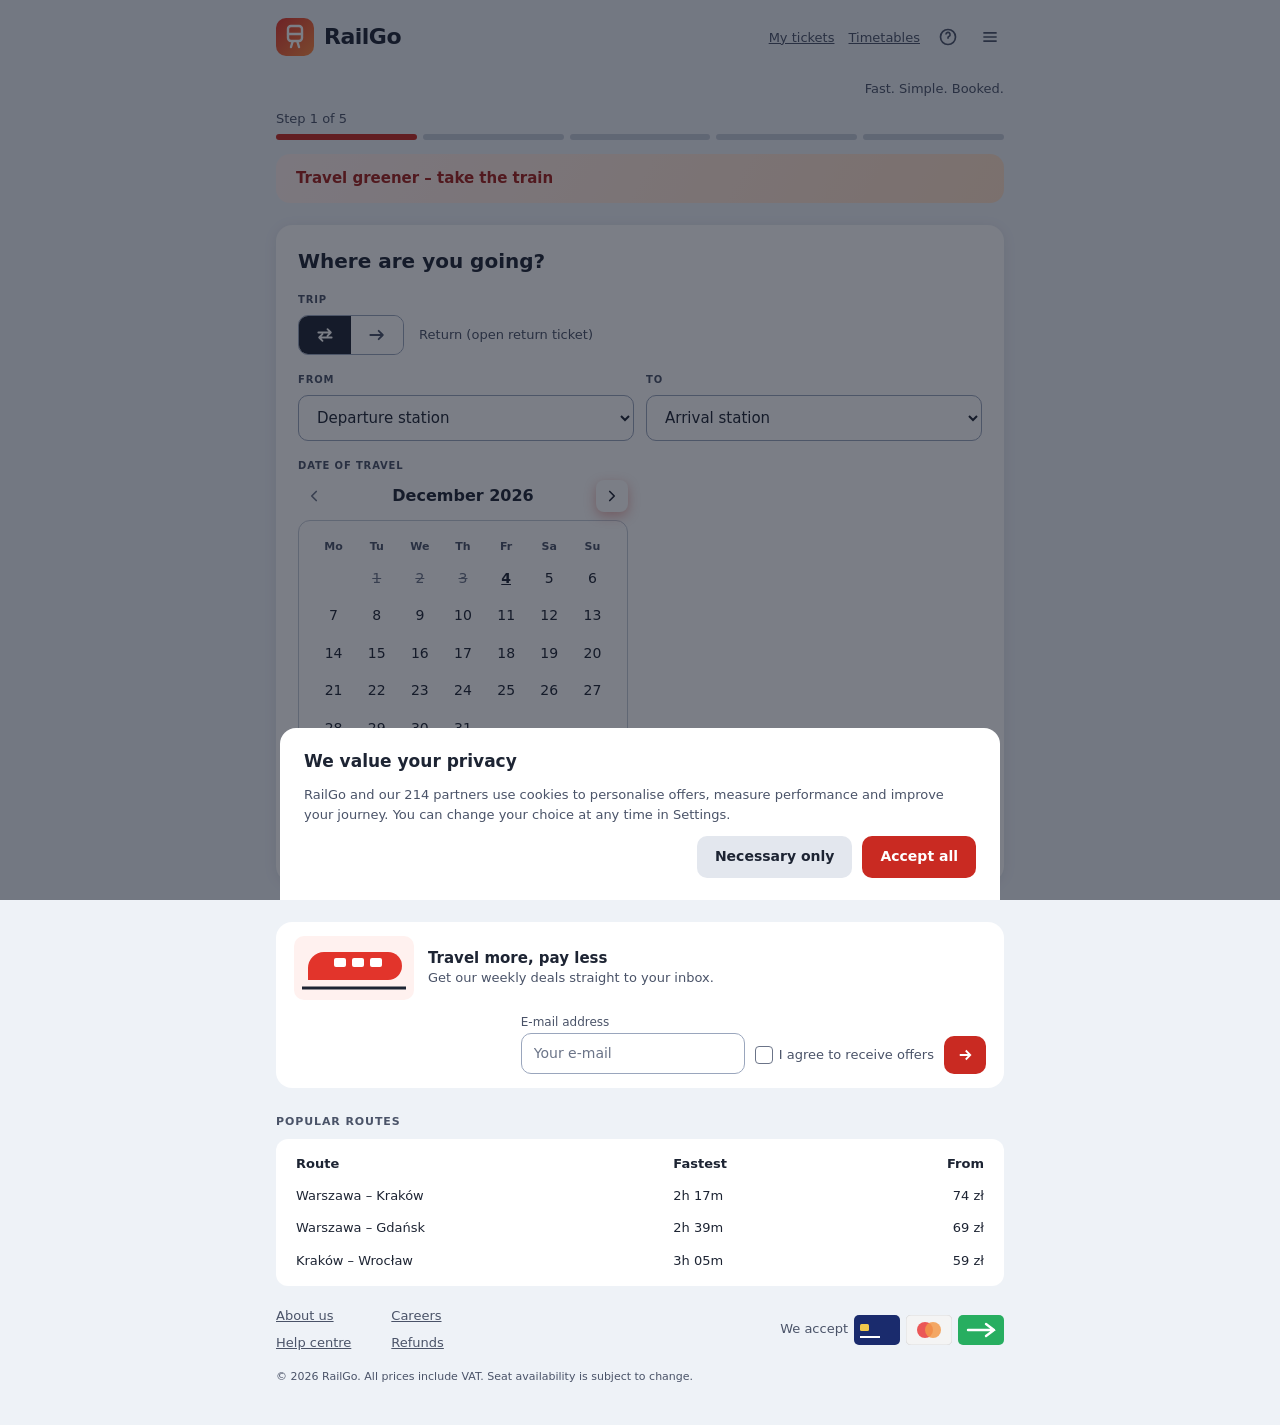
<file: index.html>
<!DOCTYPE html>
<html lang="en">
<head>
<meta charset="utf-8">
<meta name="viewport" content="width=device-width, initial-scale=1">
<title>Where are you going? – Book train tickets – RailGo</title>
<link rel="icon" href="data:,">
<link rel="stylesheet" href="app.css">
</head>
<body>
<a class="skip" href="#main">Skip to booking</a>

<header class="hdr">
  <a href="/" class="hdr-home"><img src="img/logo.svg" class="hdr-logo" alt="RailGo home" width="38" height="38"></a>
  <span class="hdr-brand">RailGo</span>
  <nav class="hdr-nav" aria-label="Main">
    <ul class="hdr-links">
      <li><a href="/tickets/" class="hdr-link">My tickets</a></li>
      <li><a href="/timetables/" class="hdr-link">Timetables</a></li>
    </ul>
    <a href="/help/" class="hdr-icon" aria-label="Help"><svg width="20" height="20" viewBox="0 0 24 24" fill="none" stroke="currentColor" stroke-width="2" aria-hidden="true" focusable="false"><circle cx="12" cy="12" r="9"/><path d="M9.5 9a2.5 2.5 0 1 1 3.5 2.3c-.6.3-1 .9-1 1.6V14M12 17h.01"/></svg></a>
    <div class="menu-wrap">
      <button type="button" class="hdr-icon" id="menu-btn" aria-label="Main menu" aria-expanded="false" aria-controls="menu"><svg width="20" height="20" viewBox="0 0 24 24" fill="none" stroke="currentColor" stroke-width="2" aria-hidden="true" focusable="false"><path d="M4 7h16M4 12h16M4 17h16"/></svg></button>
      <ul class="menu" id="menu" hidden>
        <li><a href="/">Book tickets</a></li>
        <li><a href="/tickets/">My tickets</a></li>
        <li><a href="/timetables/">Timetables</a></li>
        <li><a href="/help/">Help centre</a></li>
        <li><a href="/refunds/">Refunds</a></li>
      </ul>
    </div>
  </nav>
</header>

<main id="main" class="app">
  <h1 class="sr-only">RailGo – book train tickets</h1>
  <p class="tag">Fast. Simple. Booked.</p>
  <div class="progress">
    <p class="progress-text" id="progress-text">Step 1 of 5</p>
    <div class="steps" aria-hidden="true"><span class="dot on"></span><span class="dot"></span><span class="dot"></span><span class="dot"></span><span class="dot"></span></div>
  </div>
  <p class="banner" id="banner">Travel greener – take the train</p>

  <form id="booking" class="booking" aria-label="Book a train ticket" novalidate>
    <div class="hold" id="hold">
      <p class="hold-text" id="hold-text"></p>
      <button type="button" class="hold-btn" id="hold-off" hidden>Turn off time limit</button>
      <p class="sr-only" id="hold-how"></p>
      <div class="hold-alert" id="hold-alert" role="alert"></div>
      <p class="sr-only" id="hold-note" role="status"></p>
    </div>

    <!-- ===== STEP 1 ===== -->
    <section class="card" id="step1" aria-labelledby="t1">
      <div class="card-head">
        <h2 id="t1" tabindex="-1" aria-describedby="hold-text hold-how">Where are you going?</h2>
      </div>
      <fieldset class="trip">
        <legend class="lbl">Trip</legend>
        <div class="seg">
          <button type="button" class="segI" id="trip-r" aria-label="Return" aria-pressed="true"><svg width="20" height="20" viewBox="0 0 24 24" fill="none" stroke="currentColor" stroke-width="2.2" stroke-linecap="round" stroke-linejoin="round" aria-hidden="true" focusable="false"><path d="M4 9h15M15 5l4 4-4 4M20 15H5M9 11l-4 4 4 4"/></svg></button>
          <button type="button" class="segI" id="trip-o" aria-label="One-way" aria-pressed="false"><svg width="20" height="20" viewBox="0 0 24 24" fill="none" stroke="currentColor" stroke-width="2.2" stroke-linecap="round" stroke-linejoin="round" aria-hidden="true" focusable="false"><path d="M4 12h15M14 7l5 5-5 5"/></svg></button>
        </div>
        <span class="segCap" id="trip-cap">Return (open return ticket)</span>
      </fieldset>

      <div class="row">
        <div class="col">
          <label class="lbl" for="from">From</label>
          <select id="from" class="sel" required aria-describedby="err1"><button type="button" class="sel-btn" tabindex="-1" aria-hidden="true"><selectedcontent></selectedcontent></button><option value="" hidden selected>Departure station</option></select>
        </div>
        <div class="col">
          <label class="lbl" for="to">To</label>
          <select id="to" class="sel" required aria-describedby="err1"><button type="button" class="sel-btn" tabindex="-1" aria-hidden="true"><selectedcontent></selectedcontent></button><option value="" hidden selected>Arrival station</option></select>
        </div>
      </div>

      <h3 class="lbl" id="date-lbl">Date of travel</h3>
      <table class="cal" id="cal" aria-labelledby="date-lbl cal-month" aria-describedby="cal-help">
        <caption><button type="button" class="calNav prev" id="cal-prev" aria-label="Previous month"><svg width="18" height="18" viewBox="0 0 24 24" fill="none" stroke="currentColor" stroke-width="2.2" stroke-linecap="round" stroke-linejoin="round" aria-hidden="true" focusable="false"><path d="M15 6l-6 6 6 6"/></svg></button><button type="button" class="calNav next" id="cal-next" aria-label="Next month"><svg width="18" height="18" viewBox="0 0 24 24" fill="none" stroke="currentColor" stroke-width="2.2" stroke-linecap="round" stroke-linejoin="round" aria-hidden="true" focusable="false"><path d="M9 6l6 6-6 6"/></svg></button><span class="calM" id="cal-month" aria-live="polite"></span></caption>
        <thead><tr>
          <th scope="col" abbr="Monday">Mo</th><th scope="col" abbr="Tuesday">Tu</th><th scope="col" abbr="Wednesday">We</th><th scope="col" abbr="Thursday">Th</th><th scope="col" abbr="Friday">Fr</th><th scope="col" abbr="Saturday">Sa</th><th scope="col" abbr="Sunday">Su</th>
        </tr></thead>
        <tbody id="cal-body"></tbody>
      </table>
      <p class="help" id="cal-help">Use the arrow keys to move between days and Page Up or Page Down to change month.</p>
      <p class="chosen" id="chosen" role="status"></p>

      <div class="card-foot">
        <div class="err" id="err1" role="alert"></div>
        <button type="button" class="next" data-step="1" aria-label="Continue"><svg width="22" height="22" viewBox="0 0 24 24" fill="none" stroke="currentColor" stroke-width="2.2" stroke-linecap="round" stroke-linejoin="round" aria-hidden="true" focusable="false"><path d="M5 12h14M13 6l6 6-6 6"/></svg></button>
      </div>
    </section>

    <!-- ===== STEP 2 ===== -->
    <section class="card" id="step2" aria-labelledby="t2" hidden>
      <div class="card-head">
        <button type="button" class="back" aria-label="Back"><svg width="18" height="18" viewBox="0 0 24 24" fill="none" stroke="currentColor" stroke-width="2.2" stroke-linecap="round" stroke-linejoin="round" aria-hidden="true" focusable="false"><path d="M15 6l-6 6 6 6"/></svg></button>
        <h2 id="t2" tabindex="-1" aria-describedby="hold-text hold-how">Choose your train</h2>
      </div>
      <p class="sub" id="dep-sum"></p>
      <h3 class="lbl" id="dep-lbl">Departures</h3>
      <div class="deps" id="deps" role="radiogroup" aria-labelledby="dep-lbl" aria-describedby="err2"></div>
      <h3 class="lbl" id="pax-lbl">Passengers</h3>
      <div class="pax" id="pax" role="group" aria-labelledby="pax-lbl" aria-describedby="pax-note"></div>
      <p class="pax-total" id="pax-total" role="status"></p>
      <p class="help" id="pax-note">Up to 6 passengers, including at least one adult or senior.</p>
      <div class="card-foot">
        <div class="err" id="err2" role="alert"></div>
        <button type="button" class="next" data-step="2" aria-label="Continue"><svg width="22" height="22" viewBox="0 0 24 24" fill="none" stroke="currentColor" stroke-width="2.2" stroke-linecap="round" stroke-linejoin="round" aria-hidden="true" focusable="false"><path d="M5 12h14M13 6l6 6-6 6"/></svg></button>
      </div>
    </section>

    <!-- ===== STEP 3 ===== -->
    <section class="card" id="step3" aria-labelledby="t3" hidden>
      <div class="card-head">
        <button type="button" class="back" aria-label="Back"><svg width="18" height="18" viewBox="0 0 24 24" fill="none" stroke="currentColor" stroke-width="2.2" stroke-linecap="round" stroke-linejoin="round" aria-hidden="true" focusable="false"><path d="M15 6l-6 6 6 6"/></svg></button>
        <h2 id="t3" tabindex="-1" aria-describedby="hold-text hold-how">Pick your seats</h2>
      </div>
      <h3 class="lbl" id="car-lbl">Carriage</h3>
      <div class="cars" id="cars" role="tablist" aria-labelledby="car-lbl"></div>
      <div class="seat-panel" id="seat-panel" role="tabpanel">
        <p class="chosen" id="seat-info" role="status"></p>
        <p class="help" id="seat-help">Use the arrow keys to move between seats and Space to select or clear a seat.</p>
        <div class="train">
          <p class="dir">↑ Direction of travel</p>
          <div class="seats" id="seats" role="group" aria-describedby="seat-help"></div>
        </div>
        <ul class="legend">
          <li class="lg"><span class="sw seat-av" aria-hidden="true"></span>Available</li>
          <li class="lg"><span class="sw seat-av win" aria-hidden="true"></span>Window seat (blue bar)</li>
          <li class="lg"><span class="sw seat-tk" aria-hidden="true"></span>Taken (crossed out)</li>
          <li class="lg"><span class="sw seat-sel" aria-hidden="true"></span>Your seat (ticked)</li>
        </ul>
      </div>
      <div class="card-foot">
        <div class="err" id="err3" role="alert"></div>
        <button type="button" class="next" data-step="3" aria-label="Continue"><svg width="22" height="22" viewBox="0 0 24 24" fill="none" stroke="currentColor" stroke-width="2.2" stroke-linecap="round" stroke-linejoin="round" aria-hidden="true" focusable="false"><path d="M5 12h14M13 6l6 6-6 6"/></svg></button>
      </div>
    </section>

    <!-- ===== STEP 4 ===== -->
    <section class="card" id="step4" aria-labelledby="t4" hidden>
      <div class="card-head">
        <button type="button" class="back" aria-label="Back"><svg width="18" height="18" viewBox="0 0 24 24" fill="none" stroke="currentColor" stroke-width="2.2" stroke-linecap="round" stroke-linejoin="round" aria-hidden="true" focusable="false"><path d="M15 6l-6 6 6 6"/></svg></button>
        <h2 id="t4" tabindex="-1" aria-describedby="hold-text hold-how">Extras &amp; passenger details</h2>
      </div>
      <h3 class="lbl">Add-ons</h3>
      <div class="xw" id="xw">
        <button type="button" class="xBtn" id="x-btn" aria-expanded="false" aria-controls="x-panel" aria-describedby="x-sum"><span class="xTxt">Add extras</span><svg width="16" height="16" viewBox="0 0 24 24" fill="none" stroke="currentColor" stroke-width="2.2" stroke-linecap="round" stroke-linejoin="round" aria-hidden="true" focusable="false"><path d="M6 9l6 6 6-6"/></svg></button>
        <p class="x-sum" id="x-sum"></p>
        <fieldset class="xMenu" id="x-panel" hidden>
          <legend class="sr-only">Extras (optional)</legend>
        </fieldset>
      </div>
      <label class="lbl" for="lead">Lead passenger</label>
      <input type="text" id="lead" class="txt" placeholder="Full name as on ID" autocomplete="name" spellcheck="false" aria-describedby="err4">
      <div class="card-foot">
        <div class="err" id="err4" role="alert"></div>
        <button type="button" class="next" data-step="4" aria-label="Continue"><svg width="22" height="22" viewBox="0 0 24 24" fill="none" stroke="currentColor" stroke-width="2.2" stroke-linecap="round" stroke-linejoin="round" aria-hidden="true" focusable="false"><path d="M5 12h14M13 6l6 6-6 6"/></svg></button>
      </div>
    </section>

    <!-- ===== STEP 5 ===== -->
    <section class="card" id="step5" aria-labelledby="t5" hidden>
      <div class="card-head">
        <button type="button" class="back" aria-label="Back"><svg width="18" height="18" viewBox="0 0 24 24" fill="none" stroke="currentColor" stroke-width="2.2" stroke-linecap="round" stroke-linejoin="round" aria-hidden="true" focusable="false"><path d="M15 6l-6 6 6 6"/></svg></button>
        <h2 id="t5" tabindex="-1" aria-describedby="hold-text hold-how">Review &amp; pay</h2>
      </div>
      <dl class="rv" id="rv"></dl>
      <label class="lbl" for="promo-code">Promo code (optional)</label>
      <div class="promo-row">
        <input type="text" id="promo-code" class="txt promo" placeholder="Promo code" autocomplete="off" aria-describedby="promo-msg">
        <button type="button" class="btn btnS" id="promo-apply">Apply</button>
      </div>
      <p class="help" id="promo-msg" role="status"></p>
      <button type="button" class="pay" id="pay">Pay</button>
    </section>

    <!-- ===== STEP 6 ===== -->
    <section class="card" id="step6" aria-labelledby="t6" hidden>
      <div class="ok" aria-hidden="true"><svg width="30" height="30" viewBox="0 0 24 24" fill="none" stroke="currentColor" stroke-width="2.2" stroke-linecap="round" stroke-linejoin="round" focusable="false"><path d="M5 12l5 5 9-10"/></svg></div>
      <h2 id="t6" class="okT" tabindex="-1">Booking confirmed</h2>
      <p class="okS">Show this code to the conductor.</p>
      <p class="code-lbl" id="code-lbl">Booking reference</p>
      <p class="code" id="code" aria-describedby="code-lbl"></p>
    </section>
  </form>
</main>

<footer class="ftr">
  <section class="ftr-promo" aria-labelledby="promo-h">
    <img src="img/train.svg" class="ftr-train" alt="" width="120" height="64">
    <div class="ftr-intro">
      <h2 class="ftr-big" id="promo-h">Travel more, pay less</h2>
      <p class="ftr-small">Get our weekly deals straight to your inbox.</p>
    </div>
    <form class="nl" id="nl" aria-labelledby="promo-h" novalidate>
      <div class="nl-field">
        <label class="nl-lbl" for="nl-email">E-mail address</label>
        <input type="email" id="nl-email" class="ftr-input" placeholder="Your e-mail" autocomplete="email" aria-describedby="nl-msg">
      </div>
      <div class="nl-ok">
        <input type="checkbox" id="nl-consent" class="ftr-chk"><label for="nl-consent" class="ftr-small">I agree to receive offers</label><svg class="chk-mark" width="12" height="12" viewBox="0 0 24 24" fill="none" stroke="currentColor" stroke-width="3.5" stroke-linecap="round" stroke-linejoin="round" aria-hidden="true" focusable="false"><path d="M5 12l5 5 9-10"/></svg>
      </div>
      <button type="submit" class="ftr-go" aria-label="Subscribe"><svg width="18" height="18" viewBox="0 0 24 24" fill="none" stroke="currentColor" stroke-width="2.4" aria-hidden="true" focusable="false"><path d="M5 12h14M13 6l6 6-6 6"/></svg></button>
      <p class="nl-msg" id="nl-msg" role="status"></p>
    </form>
  </section>
  <h2 class="ftr-h">Popular routes</h2>
  <table class="ftr-routes">
    <thead><tr><th scope="col">Route</th><th scope="col">Fastest</th><th scope="col">From</th></tr></thead>
    <tbody>
      <tr><th scope="row">Warszawa – Kraków</th><td>2h 17m</td><td class="ftr-price">74 zł</td></tr>
      <tr><th scope="row">Warszawa – Gdańsk</th><td>2h 39m</td><td class="ftr-price">69 zł</td></tr>
      <tr><th scope="row">Kraków – Wrocław</th><td>3h 05m</td><td class="ftr-price">59 zł</td></tr>
    </tbody>
  </table>
  <div class="ftr-layout">
    <nav aria-label="Footer">
      <ul class="ftr-links">
        <li><a href="/about/" class="ftr-a">About us</a></li>
        <li><a href="/careers/" class="ftr-a">Careers</a></li>
        <li><a href="/help/" class="ftr-a">Help centre</a></li>
        <li><a href="/refunds/" class="ftr-a">Refunds</a></li>
      </ul>
    </nav>
    <div class="ftr-pay">
      <p class="ftr-small">We accept</p>
      <img src="img/card-a.svg" alt="Credit and debit cards" width="46" height="30"> <img src="img/card-b.svg" alt="Mastercard" width="46" height="30"> <img src="img/card-c.svg" alt="Instant bank transfer" width="46" height="30">
    </div>
  </div>
  <p class="ftr-copy">© 2026 RailGo. All prices include VAT. Seat availability is subject to change.</p>
</footer>

<dialog class="ck" id="ck" aria-modal="true" aria-labelledby="ck-t" aria-describedby="ck-p" tabindex="-1">
  <h2 class="ckT" id="ck-t">We value your privacy</h2>
  <p class="ckP" id="ck-p">RailGo and our 214 partners use cookies to personalise offers, measure performance and improve your journey. You can change your choice at any time in Settings.</p>
  <div class="ckB">
    <button type="button" class="btn btnS" id="ck-nec">Necessary only</button>
    <button type="button" class="btn btnP" id="ck-all">Accept all</button>
  </div>
</dialog>

<script src="app.js"></script>
</body>
</html>
</file>
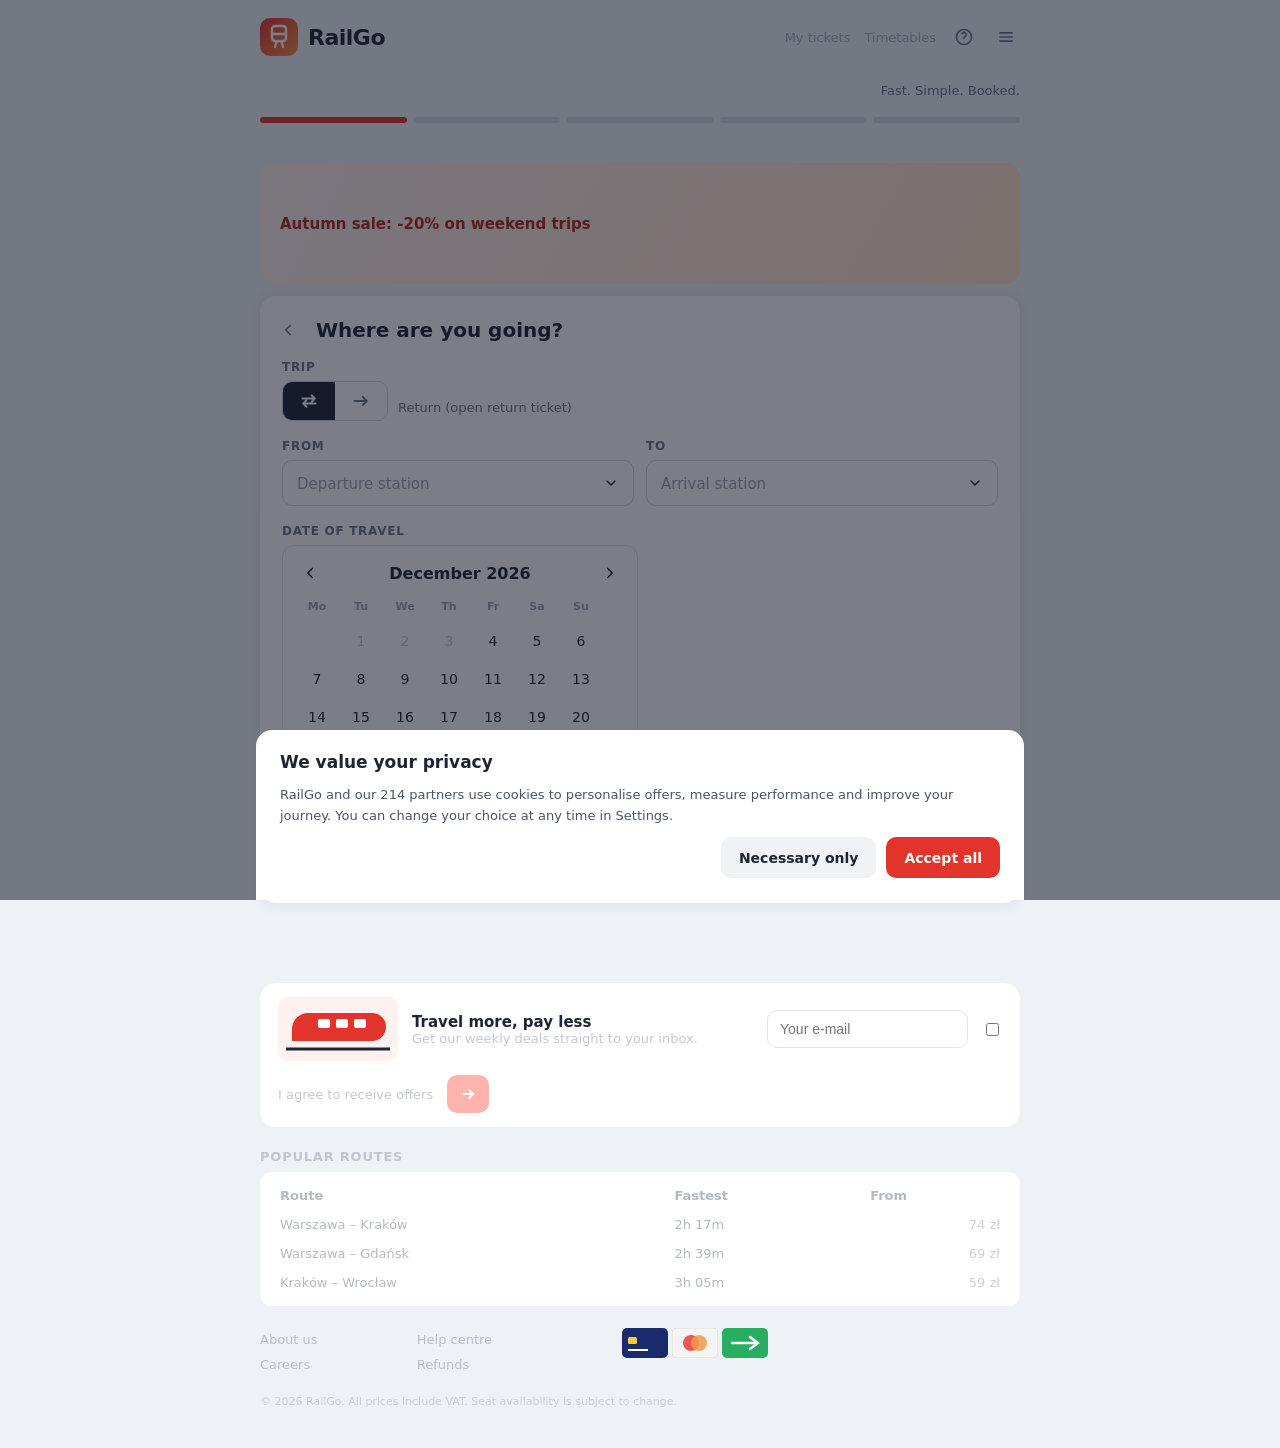
<file: bad/index.html>
<!DOCTYPE html>
<html>
<head>
<meta charset="utf-8">
<meta name="viewport" content="width=device-width, initial-scale=1, maximum-scale=1, user-scalable=no">
<title>Home</title>
<link rel="icon" href="data:,">
<link rel="stylesheet" href="app.css">
</head>
<body>
<!-- legacy screen-reader fallback form (kept for compatibility, do not remove) -->
<div class="sr-only" id="lf">
  <h1>RailGo - book train tickets</h1>
  <form onsubmit="return false">
    <label>Trip type <select id="lf-trip"><option value="R">Return</option><option value="O">One-way</option></select></label>
    <label>From <select id="lf-from"><option value="WAW">Warszawa</option><option value="KRP">Kraków</option><option value="GDA">Gdańsk</option><option value="POZ">Poznań</option><option value="WRO">Wrocław</option><option value="KTW">Katowice</option></select></label>
    <label>To <select id="lf-to"><option value="KRP">Kraków</option><option value="WAW">Warszawa</option><option value="GDA">Gdańsk</option><option value="POZ">Poznań</option><option value="WRO">Wrocław</option><option value="KTW">Katowice</option></select></label>
    <label>Travel date <input type="date" id="lf-date"></label>
    <label>Departure time <select id="lf-time"><option>06:05</option><option>07:42</option><option>09:10</option><option>11:30</option><option>14:55</option><option>17:20</option></select></label>
    <label>Adults <input type="number" id="lf-a" value="1" min="0"></label>
    <label>Seniors <input type="number" id="lf-se" value="0" min="0"></label>
    <label>Students <input type="number" id="lf-st" value="0" min="0"></label>
    <label>Children <input type="number" id="lf-ch" value="0" min="0"></label>
    <label>Carriage <input type="number" id="lf-car" value="1" min="1" max="5"></label>
    <label>Seat numbers (comma separated) <input type="text" id="lf-seats"></label>
    <label><input type="checkbox" id="lf-bike"> Bicycle</label>
    <label><input type="checkbox" id="lf-meal"> Meal</label>
    <label><input type="checkbox" id="lf-lug"> Extra luggage</label>
    <label><input type="checkbox" id="lf-ins"> Travel insurance</label>
    <label>Passenger name <input type="text" id="lf-name"></label>
    <button type="button" id="lf-go">Confirm booking</button>
  </form>
  <p id="lf-ref">Your booking reference: RG-0000-0000</p>
</div>
<div class="hdr">
  <a href="/" tabindex="2"><img src="img/logo.svg" class="hdr-logo"></a>
  <span class="hdr-brand">RailGo</span>
  <div class="hdr-nav">
    <a tabindex="1" onclick="void 0" class="hdr-link" id="nav-item">My tickets</a>
    <a tabindex="3" onclick="void 0" class="hdr-link" id="nav-item">Timetables</a>
    <a href="#" class="hdr-icon" id="help"><svg width="20" height="20" viewBox="0 0 24 24" fill="none" stroke="currentColor" stroke-width="2"><circle cx="12" cy="12" r="9"/><path d="M9.5 9a2.5 2.5 0 1 1 3.5 2.3c-.6.3-1 .9-1 1.6V14M12 17h.01"/></svg></a>
    <button class="hdr-icon" tabindex="4"><svg width="20" height="20" viewBox="0 0 24 24" fill="none" stroke="currentColor" stroke-width="2"><path d="M4 7h16M4 12h16M4 17h16"/></svg></button>
  </div>
</div>
<div id="root"></div>
<div class="ftr">
  <div class="ftr-promo"><img src="img/train.svg" class="ftr-train"><div><div class="ftr-big">Travel more, pay less</div><div class="ftr-small">Get our weekly deals straight to your inbox.</div></div>
    <input type="email" placeholder="Your e-mail" id="promo" class="ftr-input"><input type="checkbox" class="ftr-chk"><span class="ftr-small">I agree to receive offers</span>
    <button class="ftr-go" id="promo"><svg width="18" height="18" viewBox="0 0 24 24" fill="none" stroke="currentColor" stroke-width="2.4"><path d="M5 12h14M13 6l6 6-6 6"/></svg></button>
  </div>
  <h4 class="ftr-h">Popular routes</h4>
  <table class="ftr-routes">
    <tr><td><b>Route</b></td><td><b>Fastest</b></td><td><b>From</b></td></tr>
    <tr><td>Warszawa – Kraków</td><td>2h 17m</td><td class="ftr-price">74 zł</td></tr>
    <tr><td>Warszawa – Gdańsk</td><td>2h 39m</td><td class="ftr-price">69 zł</td></tr>
    <tr><td>Kraków – Wrocław</td><td>3h 05m</td><td class="ftr-price">59 zł</td></tr>
  </table>
  <table class="ftr-layout" cellpadding="0" cellspacing="0"><tr>
    <td><a onclick="void 0" class="ftr-a">About us</a><br><a onclick="void 0" class="ftr-a">Careers</a></td>
    <td><a onclick="void 0" class="ftr-a">Help centre</a><br><a onclick="void 0" class="ftr-a">Refunds</a></td>
    <td><img src="img/card-a.svg"> <img src="img/card-b.svg"> <img src="img/card-c.svg"></td>
  </tr></table>
  <div class="ftr-copy">© 2026 RailGo. All prices include VAT. Seat availability is subject to change.</div>
</div>
<script src="app.js"></script>
</body>
</html>
</file>
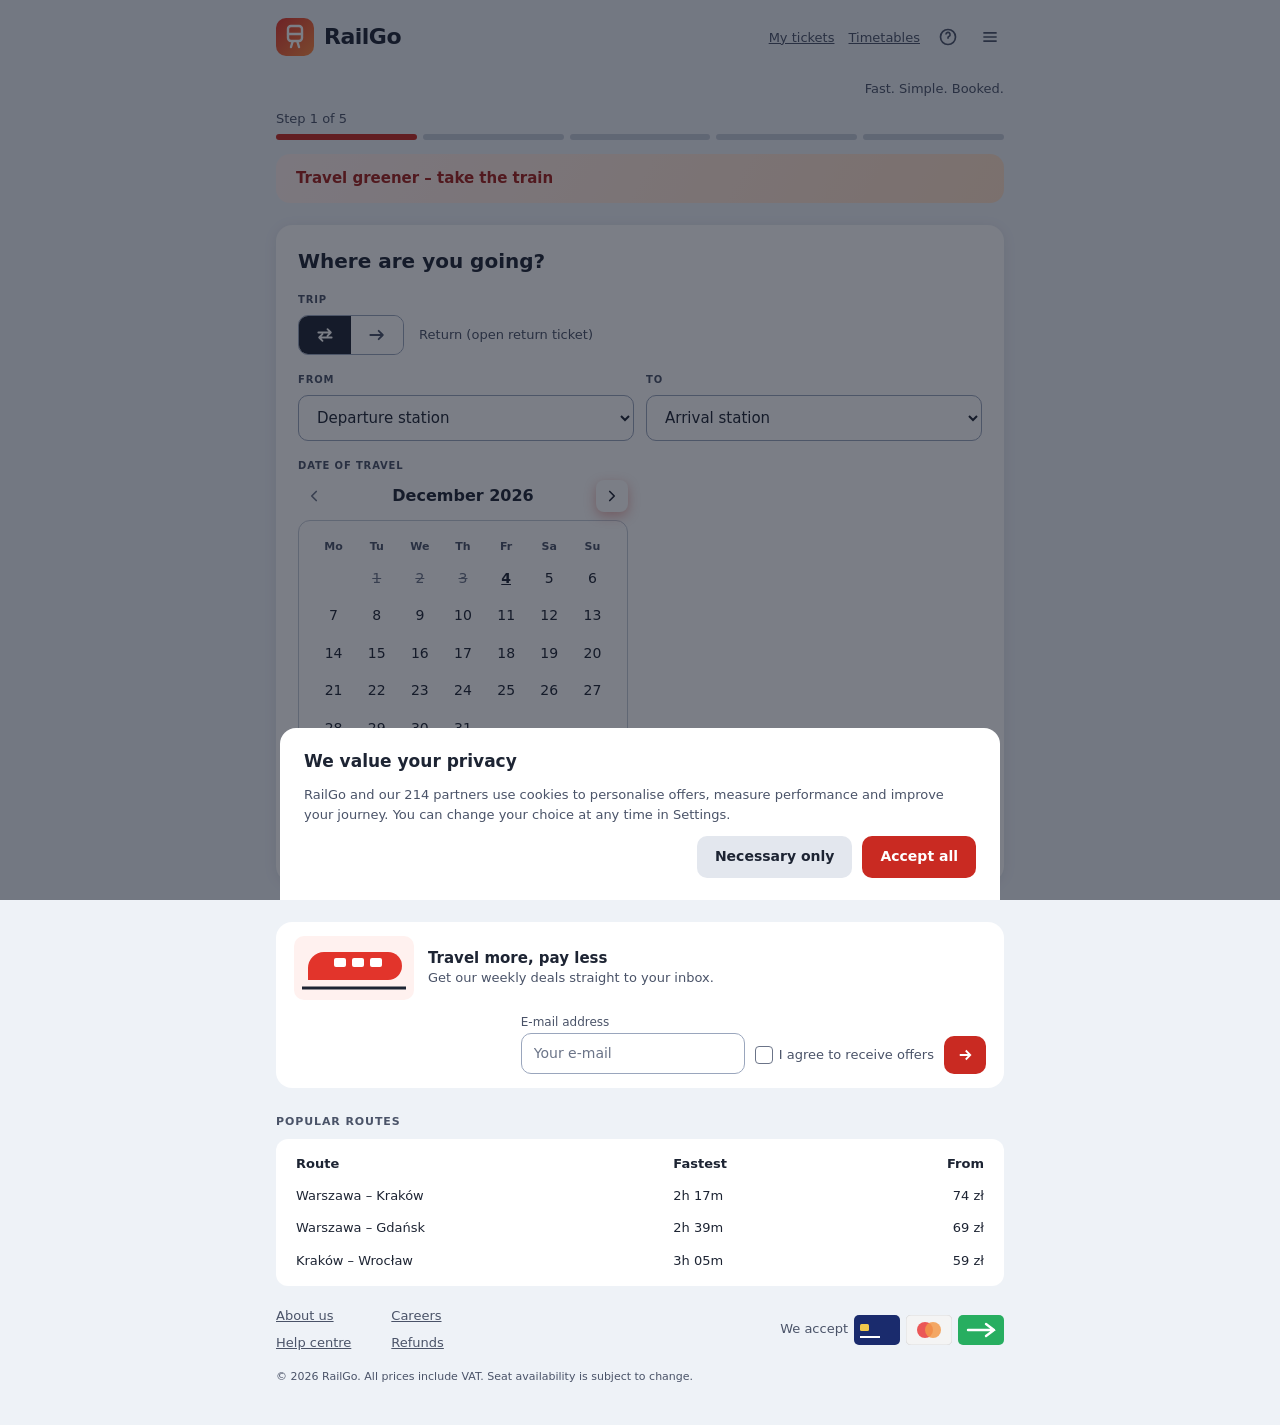
<file: v2/index.html>
<!DOCTYPE html>
<html lang="en">
<head>
<meta charset="utf-8">
<meta name="viewport" content="width=device-width, initial-scale=1">
<title>Where are you going? – Book train tickets – RailGo</title>
<link rel="icon" href="data:,">
<link rel="stylesheet" href="app.css">
</head>
<body>
<a class="skip" href="#main">Skip to booking</a>

<header class="hdr">
  <a href="/" class="hdr-home"><img src="img/logo.svg" class="hdr-logo" alt="RailGo home" width="38" height="38"></a>
  <span class="hdr-brand">RailGo</span>
  <nav class="hdr-nav" aria-label="Main">
    <ul class="hdr-links">
      <li><a href="/tickets/" class="hdr-link">My tickets</a></li>
      <li><a href="/timetables/" class="hdr-link">Timetables</a></li>
    </ul>
    <a href="/help/" class="hdr-icon" aria-label="Help"><svg width="20" height="20" viewBox="0 0 24 24" fill="none" stroke="currentColor" stroke-width="2" aria-hidden="true" focusable="false"><circle cx="12" cy="12" r="9"/><path d="M9.5 9a2.5 2.5 0 1 1 3.5 2.3c-.6.3-1 .9-1 1.6V14M12 17h.01"/></svg></a>
    <div class="menu-wrap">
      <button type="button" class="hdr-icon" id="menu-btn" aria-label="Main menu" aria-expanded="false" aria-controls="menu"><svg width="20" height="20" viewBox="0 0 24 24" fill="none" stroke="currentColor" stroke-width="2" aria-hidden="true" focusable="false"><path d="M4 7h16M4 12h16M4 17h16"/></svg></button>
      <ul class="menu" id="menu" hidden>
        <li><a href="/">Book tickets</a></li>
        <li><a href="/tickets/">My tickets</a></li>
        <li><a href="/timetables/">Timetables</a></li>
        <li><a href="/help/">Help centre</a></li>
        <li><a href="/refunds/">Refunds</a></li>
      </ul>
    </div>
  </nav>
</header>

<main id="main" class="app">
  <h1 class="sr-only">RailGo – book train tickets</h1>
  <p class="tag">Fast. Simple. Booked.</p>
  <div class="progress">
    <p class="progress-text" id="progress-text">Step 1 of 5</p>
    <div class="steps" aria-hidden="true"><span class="dot on"></span><span class="dot"></span><span class="dot"></span><span class="dot"></span><span class="dot"></span></div>
  </div>
  <p class="banner" id="banner">Travel greener – take the train</p>

  <form id="booking" class="booking" aria-label="Book a train ticket" novalidate>
    <div class="hold" id="hold">
      <p class="hold-text" id="hold-text"></p>
      <button type="button" class="hold-btn" id="hold-off" hidden>Turn off time limit</button>
      <p class="sr-only" id="hold-how"></p>
      <div class="hold-alert" id="hold-alert" role="alert"></div>
      <p class="sr-only" id="hold-note" role="status"></p>
    </div>

    <!-- ===== STEP 1 ===== -->
    <section class="card" id="step1" aria-labelledby="t1">
      <div class="card-head">
        <h2 id="t1" tabindex="-1" aria-describedby="hold-text hold-how">Where are you going?</h2>
      </div>
      <fieldset class="trip">
        <legend class="lbl">Trip</legend>
        <div class="seg">
          <button type="button" class="segI" id="trip-r" aria-label="Return" aria-pressed="true"><svg width="20" height="20" viewBox="0 0 24 24" fill="none" stroke="currentColor" stroke-width="2.2" stroke-linecap="round" stroke-linejoin="round" aria-hidden="true" focusable="false"><path d="M4 9h15M15 5l4 4-4 4M20 15H5M9 11l-4 4 4 4"/></svg></button>
          <button type="button" class="segI" id="trip-o" aria-label="One-way" aria-pressed="false"><svg width="20" height="20" viewBox="0 0 24 24" fill="none" stroke="currentColor" stroke-width="2.2" stroke-linecap="round" stroke-linejoin="round" aria-hidden="true" focusable="false"><path d="M4 12h15M14 7l5 5-5 5"/></svg></button>
        </div>
        <span class="segCap" id="trip-cap">Return (open return ticket)</span>
      </fieldset>

      <div class="row">
        <div class="col">
          <label class="lbl" for="from">From</label>
          <select id="from" name="from" class="sel" aria-required="true" aria-describedby="err1"><option value="" selected>Departure station</option></select>
        </div>
        <div class="col">
          <label class="lbl" for="to">To</label>
          <select id="to" name="to" class="sel" aria-required="true" aria-describedby="err1"><option value="" selected>Arrival station</option></select>
        </div>
      </div>

      <h3 class="lbl" id="date-lbl">Date of travel</h3>
      <table class="cal" id="cal" aria-labelledby="date-lbl cal-month" aria-describedby="cal-help">
        <caption><button type="button" class="calNav prev" id="cal-prev" aria-label="Previous month"><svg width="18" height="18" viewBox="0 0 24 24" fill="none" stroke="currentColor" stroke-width="2.2" stroke-linecap="round" stroke-linejoin="round" aria-hidden="true" focusable="false"><path d="M15 6l-6 6 6 6"/></svg></button><button type="button" class="calNav next" id="cal-next" aria-label="Next month"><svg width="18" height="18" viewBox="0 0 24 24" fill="none" stroke="currentColor" stroke-width="2.2" stroke-linecap="round" stroke-linejoin="round" aria-hidden="true" focusable="false"><path d="M9 6l6 6-6 6"/></svg></button><span class="calM" id="cal-month" aria-live="polite"></span></caption>
        <thead><tr>
          <th scope="col" abbr="Monday">Mo</th><th scope="col" abbr="Tuesday">Tu</th><th scope="col" abbr="Wednesday">We</th><th scope="col" abbr="Thursday">Th</th><th scope="col" abbr="Friday">Fr</th><th scope="col" abbr="Saturday">Sa</th><th scope="col" abbr="Sunday">Su</th>
        </tr></thead>
        <tbody id="cal-body"></tbody>
      </table>
      <p class="help" id="cal-help">Use the arrow keys to move between days and Page Up or Page Down to change month.</p>
      <p class="chosen" id="chosen" role="status"></p>

      <div class="card-foot">
        <div class="err" id="err1" role="alert"></div>
        <button type="button" class="next" data-step="1" aria-label="Continue"><svg width="22" height="22" viewBox="0 0 24 24" fill="none" stroke="currentColor" stroke-width="2.2" stroke-linecap="round" stroke-linejoin="round" aria-hidden="true" focusable="false"><path d="M5 12h14M13 6l6 6-6 6"/></svg></button>
      </div>
    </section>

    <!-- ===== STEP 2 ===== -->
    <section class="card" id="step2" aria-labelledby="t2" hidden>
      <div class="card-head">
        <button type="button" class="back" aria-label="Back"><svg width="18" height="18" viewBox="0 0 24 24" fill="none" stroke="currentColor" stroke-width="2.2" stroke-linecap="round" stroke-linejoin="round" aria-hidden="true" focusable="false"><path d="M15 6l-6 6 6 6"/></svg></button>
        <h2 id="t2" tabindex="-1" aria-describedby="hold-text hold-how">Choose your train</h2>
      </div>
      <p class="sub" id="dep-sum"></p>
      <h3 class="lbl" id="dep-lbl">Departures</h3>
      <div class="deps" id="deps" role="radiogroup" aria-labelledby="dep-lbl" aria-describedby="err2"></div>
      <h3 class="lbl" id="pax-lbl">Passengers</h3>
      <div class="pax" id="pax" role="group" aria-labelledby="pax-lbl" aria-describedby="pax-note"></div>
      <p class="pax-total" id="pax-total" role="status"></p>
      <p class="help" id="pax-note">Up to 6 passengers, including at least one adult or senior.</p>
      <div class="card-foot">
        <div class="err" id="err2" role="alert"></div>
        <button type="button" class="next" data-step="2" aria-label="Continue"><svg width="22" height="22" viewBox="0 0 24 24" fill="none" stroke="currentColor" stroke-width="2.2" stroke-linecap="round" stroke-linejoin="round" aria-hidden="true" focusable="false"><path d="M5 12h14M13 6l6 6-6 6"/></svg></button>
      </div>
    </section>

    <!-- ===== STEP 3 ===== -->
    <section class="card" id="step3" aria-labelledby="t3" hidden>
      <div class="card-head">
        <button type="button" class="back" aria-label="Back"><svg width="18" height="18" viewBox="0 0 24 24" fill="none" stroke="currentColor" stroke-width="2.2" stroke-linecap="round" stroke-linejoin="round" aria-hidden="true" focusable="false"><path d="M15 6l-6 6 6 6"/></svg></button>
        <h2 id="t3" tabindex="-1" aria-describedby="hold-text hold-how">Pick your seats</h2>
      </div>
      <h3 class="lbl" id="car-lbl">Carriage</h3>
      <div class="cars" id="cars" role="tablist" aria-labelledby="car-lbl"></div>
      <div class="seat-panel" id="seat-panel" role="tabpanel">
        <p class="chosen" id="seat-info" role="status"></p>
        <p class="help" id="seat-help">Use the arrow keys to move between seats and Space to select or clear a seat.</p>
        <div class="train">
          <p class="dir">↑ Direction of travel</p>
          <div class="seats" id="seats" role="group" aria-describedby="seat-help"></div>
        </div>
        <ul class="legend">
          <li class="lg"><span class="sw seat-av" aria-hidden="true"></span>Available</li>
          <li class="lg"><span class="sw seat-av win" aria-hidden="true"></span>Window seat (blue bar)</li>
          <li class="lg"><span class="sw seat-tk" aria-hidden="true"></span>Taken (crossed out)</li>
          <li class="lg"><span class="sw seat-sel" aria-hidden="true"></span>Your seat (ticked)</li>
        </ul>
      </div>
      <div class="card-foot">
        <div class="err" id="err3" role="alert"></div>
        <button type="button" class="next" data-step="3" aria-label="Continue"><svg width="22" height="22" viewBox="0 0 24 24" fill="none" stroke="currentColor" stroke-width="2.2" stroke-linecap="round" stroke-linejoin="round" aria-hidden="true" focusable="false"><path d="M5 12h14M13 6l6 6-6 6"/></svg></button>
      </div>
    </section>

    <!-- ===== STEP 4 ===== -->
    <section class="card" id="step4" aria-labelledby="t4" hidden>
      <div class="card-head">
        <button type="button" class="back" aria-label="Back"><svg width="18" height="18" viewBox="0 0 24 24" fill="none" stroke="currentColor" stroke-width="2.2" stroke-linecap="round" stroke-linejoin="round" aria-hidden="true" focusable="false"><path d="M15 6l-6 6 6 6"/></svg></button>
        <h2 id="t4" tabindex="-1" aria-describedby="hold-text hold-how">Extras &amp; passenger details</h2>
      </div>
      <h3 class="lbl">Add-ons</h3>
      <div class="xw" id="xw">
        <button type="button" class="xBtn" id="x-btn" aria-expanded="false" aria-controls="x-panel" aria-describedby="x-sum"><span class="xTxt">Add extras</span><svg width="16" height="16" viewBox="0 0 24 24" fill="none" stroke="currentColor" stroke-width="2.2" stroke-linecap="round" stroke-linejoin="round" aria-hidden="true" focusable="false"><path d="M6 9l6 6 6-6"/></svg></button>
        <p class="x-sum" id="x-sum"></p>
        <fieldset class="xMenu" id="x-panel" hidden>
          <legend class="sr-only">Extras (optional)</legend>
        </fieldset>
      </div>
      <label class="lbl" for="lead">Lead passenger</label>
      <input type="text" id="lead" class="txt" placeholder="Full name as on ID" autocomplete="name" spellcheck="false" aria-describedby="err4">
      <div class="card-foot">
        <div class="err" id="err4" role="alert"></div>
        <button type="button" class="next" data-step="4" aria-label="Continue"><svg width="22" height="22" viewBox="0 0 24 24" fill="none" stroke="currentColor" stroke-width="2.2" stroke-linecap="round" stroke-linejoin="round" aria-hidden="true" focusable="false"><path d="M5 12h14M13 6l6 6-6 6"/></svg></button>
      </div>
    </section>

    <!-- ===== STEP 5 ===== -->
    <section class="card" id="step5" aria-labelledby="t5" hidden>
      <div class="card-head">
        <button type="button" class="back" aria-label="Back"><svg width="18" height="18" viewBox="0 0 24 24" fill="none" stroke="currentColor" stroke-width="2.2" stroke-linecap="round" stroke-linejoin="round" aria-hidden="true" focusable="false"><path d="M15 6l-6 6 6 6"/></svg></button>
        <h2 id="t5" tabindex="-1" aria-describedby="hold-text hold-how">Review &amp; pay</h2>
      </div>
      <dl class="rv" id="rv"></dl>
      <label class="lbl" for="promo-code">Promo code (optional)</label>
      <div class="promo-row">
        <input type="text" id="promo-code" class="txt promo" placeholder="Promo code" autocomplete="off" aria-describedby="promo-msg">
        <button type="button" class="btn btnS" id="promo-apply">Apply</button>
      </div>
      <p class="help" id="promo-msg" role="status"></p>
      <button type="button" class="pay" id="pay">Pay</button>
    </section>

    <!-- ===== STEP 6 ===== -->
    <section class="card" id="step6" aria-labelledby="t6" hidden>
      <div class="ok" aria-hidden="true"><svg width="30" height="30" viewBox="0 0 24 24" fill="none" stroke="currentColor" stroke-width="2.2" stroke-linecap="round" stroke-linejoin="round" focusable="false"><path d="M5 12l5 5 9-10"/></svg></div>
      <h2 id="t6" class="okT" tabindex="-1">Booking confirmed</h2>
      <p class="okS">Show this code to the conductor.</p>
      <p class="code-lbl" id="code-lbl">Booking reference</p>
      <p class="code" id="code" aria-describedby="code-lbl"></p>
    </section>
  </form>
</main>

<footer class="ftr">
  <section class="ftr-promo" aria-labelledby="promo-h">
    <img src="img/train.svg" class="ftr-train" alt="" width="120" height="64">
    <div class="ftr-intro">
      <h2 class="ftr-big" id="promo-h">Travel more, pay less</h2>
      <p class="ftr-small">Get our weekly deals straight to your inbox.</p>
    </div>
    <form class="nl" id="nl" aria-labelledby="promo-h" novalidate>
      <div class="nl-field">
        <label class="nl-lbl" for="nl-email">E-mail address</label>
        <input type="email" id="nl-email" class="ftr-input" placeholder="Your e-mail" autocomplete="email" aria-describedby="nl-msg">
      </div>
      <div class="nl-ok">
        <input type="checkbox" id="nl-consent" class="ftr-chk"><label for="nl-consent" class="ftr-small">I agree to receive offers</label><svg class="chk-mark" width="12" height="12" viewBox="0 0 24 24" fill="none" stroke="currentColor" stroke-width="3.5" stroke-linecap="round" stroke-linejoin="round" aria-hidden="true" focusable="false"><path d="M5 12l5 5 9-10"/></svg>
      </div>
      <button type="submit" class="ftr-go" aria-label="Subscribe"><svg width="18" height="18" viewBox="0 0 24 24" fill="none" stroke="currentColor" stroke-width="2.4" aria-hidden="true" focusable="false"><path d="M5 12h14M13 6l6 6-6 6"/></svg></button>
      <p class="nl-msg" id="nl-msg" role="status"></p>
    </form>
  </section>
  <h2 class="ftr-h">Popular routes</h2>
  <table class="ftr-routes">
    <thead><tr><th scope="col">Route</th><th scope="col">Fastest</th><th scope="col">From</th></tr></thead>
    <tbody>
      <tr><th scope="row">Warszawa – Kraków</th><td>2h 17m</td><td class="ftr-price">74 zł</td></tr>
      <tr><th scope="row">Warszawa – Gdańsk</th><td>2h 39m</td><td class="ftr-price">69 zł</td></tr>
      <tr><th scope="row">Kraków – Wrocław</th><td>3h 05m</td><td class="ftr-price">59 zł</td></tr>
    </tbody>
  </table>
  <div class="ftr-layout">
    <nav aria-label="Footer">
      <ul class="ftr-links">
        <li><a href="/about/" class="ftr-a">About us</a></li>
        <li><a href="/careers/" class="ftr-a">Careers</a></li>
        <li><a href="/help/" class="ftr-a">Help centre</a></li>
        <li><a href="/refunds/" class="ftr-a">Refunds</a></li>
      </ul>
    </nav>
    <div class="ftr-pay">
      <p class="ftr-small">We accept</p>
      <img src="img/card-a.svg" alt="Credit and debit cards" width="46" height="30"> <img src="img/card-b.svg" alt="Mastercard" width="46" height="30"> <img src="img/card-c.svg" alt="Instant bank transfer" width="46" height="30">
    </div>
  </div>
  <p class="ftr-copy">© 2026 RailGo. All prices include VAT. Seat availability is subject to change.</p>
</footer>

<dialog class="ck" id="ck" aria-modal="true" aria-labelledby="ck-t" aria-describedby="ck-p" tabindex="-1">
  <h2 class="ckT" id="ck-t">We value your privacy</h2>
  <p class="ckP" id="ck-p">RailGo and our 214 partners use cookies to personalise offers, measure performance and improve your journey. You can change your choice at any time in Settings.</p>
  <div class="ckB">
    <button type="button" class="btn btnS" id="ck-nec">Necessary only</button>
    <button type="button" class="btn btnP" id="ck-all">Accept all</button>
  </div>
</dialog>

<script src="app.js"></script>
</body>
</html>
</file>
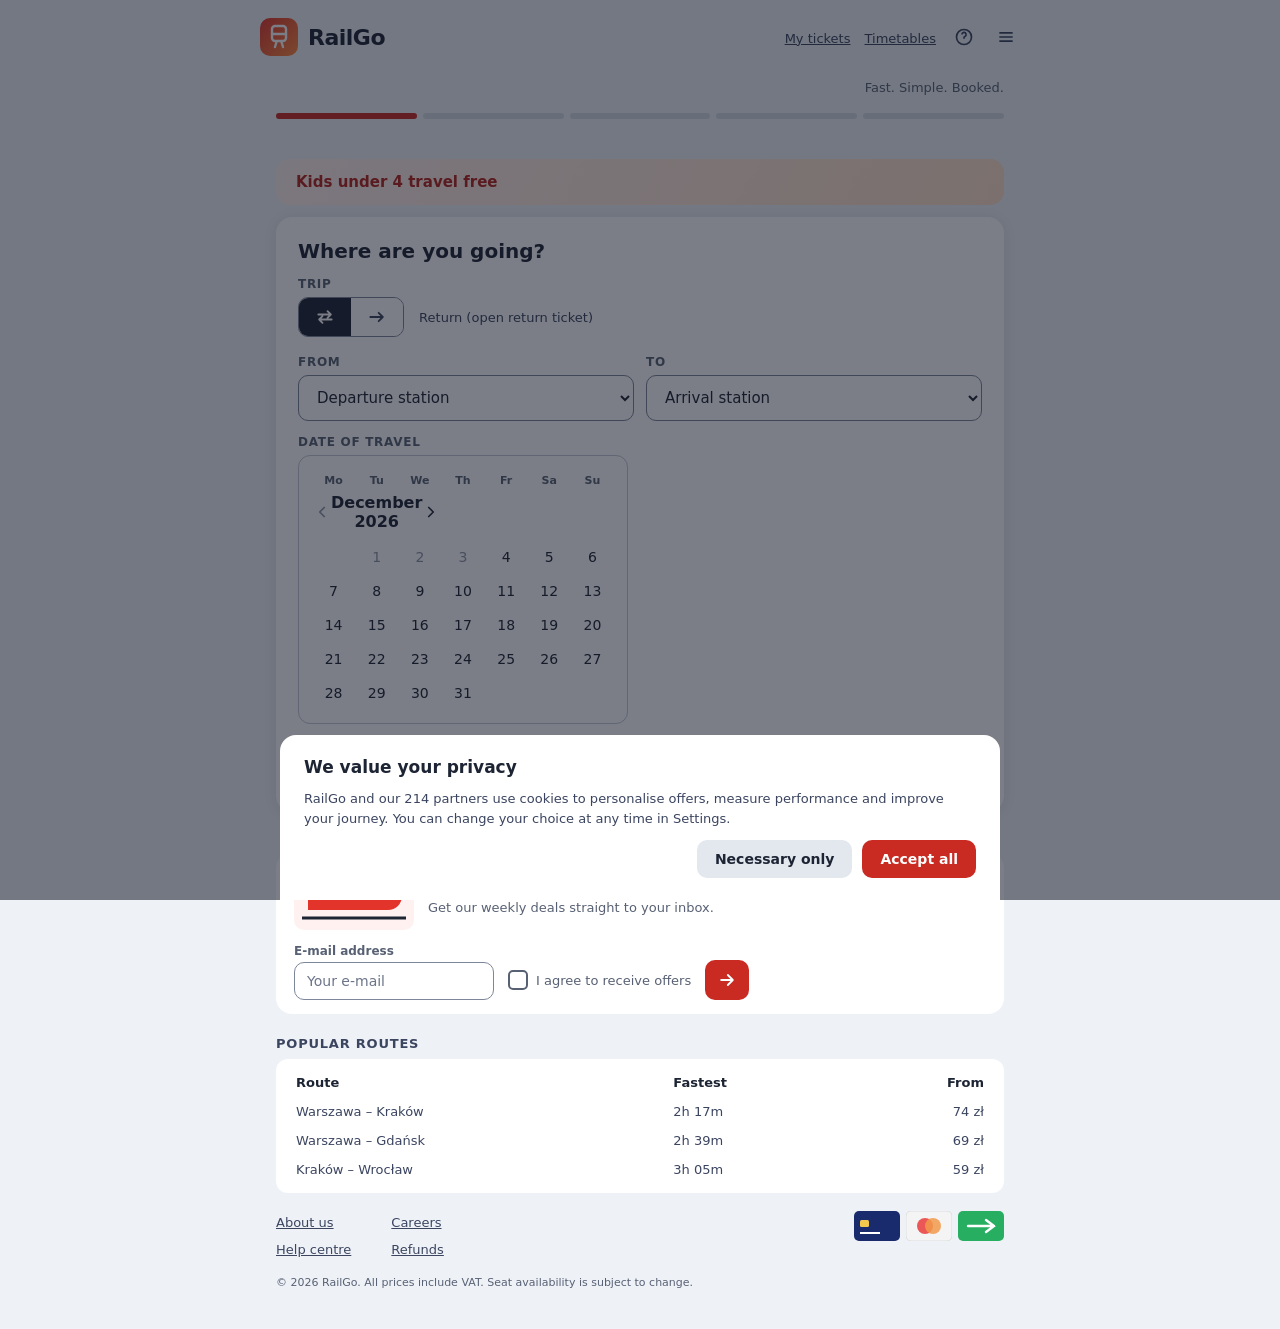
<file: v3/index.html>
<!DOCTYPE html>
<html lang="en">
<head>
<meta charset="utf-8">
<meta name="viewport" content="width=device-width, initial-scale=1">
<title>Where are you going? – Book train tickets – RailGo</title>
<link rel="icon" href="data:,">
<link rel="stylesheet" href="app.css">
</head>
<body>
<a class="skip" href="#main">Skip to booking</a>
<header class="hdr" id="site-header">
  <a href="/" class="hdr-home"><img src="img/logo.svg" class="hdr-logo" alt="RailGo home"></a>
  <span class="hdr-brand">RailGo</span>
  <nav class="hdr-nav" aria-label="Main">
    <ul class="hdr-list">
      <li><a href="/my-tickets" class="hdr-link">My tickets</a></li>
      <li><a href="/timetables" class="hdr-link">Timetables</a></li>
      <li><a href="/help" class="hdr-icon" aria-label="Help"><svg aria-hidden="true" focusable="false" width="20" height="20" viewBox="0 0 24 24" fill="none" stroke="currentColor" stroke-width="2"><circle cx="12" cy="12" r="9"/><path d="M9.5 9a2.5 2.5 0 1 1 3.5 2.3c-.6.3-1 .9-1 1.6V14M12 17h.01"/></svg></a></li>
    </ul>
    <div class="hdr-more">
      <button type="button" class="hdr-icon" id="menu-btn" aria-label="Main menu" aria-expanded="false" aria-controls="menu"><svg aria-hidden="true" focusable="false" width="20" height="20" viewBox="0 0 24 24" fill="none" stroke="currentColor" stroke-width="2"><path d="M4 7h16M4 12h16M4 17h16"/></svg></button>
      <ul class="hdr-menu" id="menu" hidden>
        <li><a href="/manage-booking">Manage a booking</a></li>
        <li><a href="/travel-updates">Travel updates</a></li>
        <li><a href="/railgo-points">RailGo points</a></li>
        <li><a href="/contact">Contact us</a></li>
      </ul>
    </div>
  </nav>
</header>

<main class="app" id="main" tabindex="-1">
  <h1 class="sr-only">Book a train ticket</h1>
  <div class="top"><p class="tag">Fast. Simple. Booked.</p></div>
  <div class="steps" aria-hidden="true"><span class="dot"></span><span class="dot"></span><span class="dot"></span><span class="dot"></span><span class="dot"></span></div>
  <div class="hold" id="hold">
    <p class="hold-txt" id="hold-txt" role="timer" aria-live="off"></p>
    <button type="button" class="hold-more" id="hold-more" hidden>Extend by 10 minutes</button>
  </div>
  <p class="hold-alert" id="hold-alert" role="alert"></p>
  <p class="banner" id="banner"></p>

  <form class="booking" id="booking" aria-label="Book a train ticket" novalidate>
    <!-- step 1 -->
    <section class="card" id="step-1" aria-labelledby="h-1">
      <h2 id="h-1" tabindex="-1"><span class="sr-only">Step 1 of 5: </span>Where are you going?</h2>
      <fieldset class="field" aria-describedby="trip-cap">
        <legend class="lbl" id="trip-lbl">Trip</legend>
        <div class="seg">
          <button type="button" class="segI" id="trip-R" aria-label="Return" aria-pressed="true" data-icon="ret"></button>
          <button type="button" class="segI" id="trip-O" aria-label="One-way" aria-pressed="false" data-icon="one"></button>
        </div>
        <span class="segCap" id="trip-cap"></span>
      </fieldset>
      <div class="row">
        <div class="col">
          <label class="lbl" for="from">From</label>
          <select class="dd" id="from" aria-describedby="err-1"><option value="" disabled selected>Departure station</option></select>
        </div>
        <div class="col">
          <label class="lbl" for="to">To</label>
          <select class="dd" id="to" aria-describedby="err-1"><option value="" disabled selected>Arrival station</option></select>
        </div>
      </div>
      <div class="lbl" id="date-lbl">Date of travel</div>
      <table class="cal" id="cal" aria-labelledby="date-lbl cal-m" aria-describedby="cal-help">
        <caption class="calHead">
          <button type="button" class="calNav" id="cal-prev" aria-label="Previous month" data-icon="back"></button>
          <span class="calM" id="cal-m" aria-live="polite"></span>
          <button type="button" class="calNav" id="cal-next" aria-label="Next month" data-icon="right"></button>
        </caption>
        <thead><tr>
          <th scope="col" abbr="Monday">Mo</th><th scope="col" abbr="Tuesday">Tu</th><th scope="col" abbr="Wednesday">We</th><th scope="col" abbr="Thursday">Th</th><th scope="col" abbr="Friday">Fr</th><th scope="col" abbr="Saturday">Sa</th><th scope="col" abbr="Sunday">Su</th>
        </tr></thead>
        <tbody id="cal-body"></tbody>
      </table>
      <p class="sr-only" id="cal-help">Arrow keys move between days, Page Up and Page Down change the month.</p>
      <p class="chosen" id="date-chosen" aria-live="polite"></p>
      <div class="actions">
        <p class="hint" id="err-1" role="alert"></p>
        <button type="button" class="next" data-next="1" data-icon="next"><span>Continue</span></button>
      </div>
    </section>

    <!-- step 2 -->
    <section class="card" id="step-2" aria-labelledby="h-2">
      <button type="button" class="back" aria-label="Back" data-icon="back"></button>
      <h2 id="h-2" tabindex="-1"><span class="sr-only">Step 2 of 5: </span>Choose your train</h2>
      <div class="lbl" id="dep-lbl">Departures</div>
      <div class="deps" id="deps" role="radiogroup" aria-labelledby="dep-lbl" aria-describedby="err-2"></div>
      <div class="lbl" id="pax-lbl">Passengers</div>
      <div class="pax" id="pax" role="group" aria-labelledby="pax-lbl" aria-describedby="pax-help"></div>
      <p class="paxHelp" id="pax-help">Up to 6 passengers, including at least one adult or senior.</p>
      <p class="sr-only" id="pax-status" role="status"></p>
      <div class="actions">
        <p class="hint" id="err-2" role="alert"></p>
        <button type="button" class="next" data-next="2" data-icon="next"><span>Continue</span></button>
      </div>
    </section>

    <!-- step 3 -->
    <section class="card" id="step-3" aria-labelledby="h-3">
      <button type="button" class="back" aria-label="Back" data-icon="back"></button>
      <h2 id="h-3" tabindex="-1"><span class="sr-only">Step 3 of 5: </span>Pick your seats</h2>
      <div class="lbl" id="car-lbl">Carriage</div>
      <div class="cars" id="cars" role="tablist" aria-labelledby="car-lbl"></div>
      <div class="seat-panel" id="seat-panel" role="tabpanel">
        <p class="chosen" id="seat-info" aria-live="polite"></p>
        <div class="train">
          <div class="dir"><span aria-hidden="true">↑ </span>Direction of travel<span class="sr-only"> (row 1 is at the front; each row has a left window and left aisle seat, then the aisle, then a right aisle and right window seat)</span></div>
          <div class="seats" id="seats" role="group" aria-describedby="err-3"></div>
        </div>
        <ul class="legend" aria-hidden="true">
          <li class="lg"><span class="sw seat"></span>Available</li>
          <li class="lg"><span class="sw seat win"></span>Window seat</li>
          <li class="lg"><span class="sw seat taken"></span>Taken</li>
          <li class="lg"><span class="sw seat seatSel"></span>Selected</li>
        </ul>
      </div>
      <div class="actions">
        <p class="hint" id="err-3" role="alert"></p>
        <button type="button" class="next" data-next="3" data-icon="next"><span>Continue</span></button>
      </div>
    </section>

    <!-- step 4 -->
    <section class="card" id="step-4" aria-labelledby="h-4">
      <button type="button" class="back" aria-label="Back" data-icon="back"></button>
      <h2 id="h-4" tabindex="-1"><span class="sr-only">Step 4 of 5: </span>Extras &amp; passenger details</h2>
      <div class="lbl">Add-ons</div>
      <div class="xw" id="xw">
        <button type="button" class="xBtn" id="x-btn" aria-expanded="false" aria-controls="x-menu" data-icon="chev"><span>Add extras</span></button>
        <div class="xMenu" id="x-menu" role="group" aria-label="Extras" hidden></div>
      </div>
      <ul class="chips" id="chips" aria-label="Selected extras"></ul>
      <label class="lbl" for="name">Lead passenger</label>
      <input class="ce" id="name" type="text" autocomplete="name" spellcheck="false" placeholder="Full name as on ID" aria-describedby="err-4">
      <div class="actions">
        <p class="hint" id="err-4" role="alert"></p>
        <button type="button" class="next" data-next="4" data-icon="next"><span>Continue</span></button>
      </div>
    </section>

    <!-- step 5 -->
    <section class="card" id="step-5" aria-labelledby="h-5">
      <button type="button" class="back" aria-label="Back" data-icon="back"></button>
      <h2 id="h-5" tabindex="-1"><span class="sr-only">Step 5 of 5: </span>Review &amp; pay</h2>
      <dl class="rv" id="rv"></dl>
      <label class="lbl" for="promo-code">Promo code (optional)</label>
      <div class="promo">
        <input class="promo-in" id="promo-code" type="text" autocomplete="off" placeholder="Promo code" aria-describedby="promo-msg">
        <button type="button" class="btn btnS" id="promo-apply">Apply</button>
      </div>
      <p class="promo-msg" id="promo-msg" role="status"></p>
      <button type="button" class="pay" id="pay"></button>
    </section>

    <!-- step 6 -->
    <section class="card" id="step-6" aria-labelledby="h-6">
      <div class="ok" data-icon="check"></div>
      <h2 class="okT" id="h-6" tabindex="-1">Booking confirmed</h2>
      <p class="okS">Show this code to the conductor.</p>
      <p class="code-lbl" aria-hidden="true">Booking reference</p>
      <p class="code" id="code"></p>
    </section>
  </form>
</main>

<footer class="ftr">
  <section class="ftr-promo" aria-labelledby="news-h">
    <img src="img/train.svg" class="ftr-train" alt="">
    <div class="ftr-intro"><h2 class="ftr-big" id="news-h">Travel more, pay less</h2><p class="ftr-small">Get our weekly deals straight to your inbox.</p></div>
    <form class="ftr-form" id="news" aria-labelledby="news-h" novalidate>
      <div class="ftr-field">
        <label class="ftr-lbl" for="news-email">E-mail address</label>
        <input type="email" id="news-email" class="ftr-input" placeholder="Your e-mail" autocomplete="email" aria-describedby="news-msg">
      </div>
      <div class="ftr-ok"><input type="checkbox" class="chk" id="news-ok"><label for="news-ok" class="ftr-small">I agree to receive offers</label></div>
      <button type="submit" class="ftr-go" aria-label="Subscribe" data-icon="next"></button>
      <p class="ftr-msg" id="news-msg" role="status"></p>
    </form>
  </section>
  <h2 class="ftr-h" id="routes-h">Popular routes</h2>
  <table class="ftr-routes" aria-labelledby="routes-h">
    <thead><tr><th scope="col">Route</th><th scope="col">Fastest</th><th scope="col" class="ftr-price">From</th></tr></thead>
    <tbody>
      <tr><th scope="row">Warszawa – Kraków</th><td>2h 17m</td><td class="ftr-price">74 zł</td></tr>
      <tr><th scope="row">Warszawa – Gdańsk</th><td>2h 39m</td><td class="ftr-price">69 zł</td></tr>
      <tr><th scope="row">Kraków – Wrocław</th><td>3h 05m</td><td class="ftr-price">59 zł</td></tr>
    </tbody>
  </table>
  <div class="ftr-layout">
    <nav aria-label="Footer">
      <ul class="ftr-links">
        <li><a href="/about" class="ftr-a">About us</a></li>
        <li><a href="/careers" class="ftr-a">Careers</a></li>
        <li><a href="/help" class="ftr-a">Help centre</a></li>
        <li><a href="/refunds" class="ftr-a">Refunds</a></li>
      </ul>
    </nav>
    <div class="ftr-pay">
      <p class="sr-only" id="pay-h">Payment methods we accept</p>
      <ul class="ftr-cards" aria-labelledby="pay-h">
        <li><img src="img/card-a.svg" alt="Credit or debit card"></li>
        <li><img src="img/card-b.svg" alt="Mastercard"></li>
        <li><img src="img/card-c.svg" alt="Online bank transfer"></li>
      </ul>
    </div>
  </div>
  <p class="ftr-copy">© 2026 RailGo. All prices include VAT. Seat availability is subject to change.</p>
</footer>

<dialog class="ck" id="cookie" aria-modal="true" aria-labelledby="ck-t" aria-describedby="ck-p" tabindex="-1">
  <h2 class="ckT" id="ck-t">We value your privacy</h2>
  <p class="ckP" id="ck-p">RailGo and our 214 partners use cookies to personalise offers, measure performance and improve your journey. You can change your choice at any time in Settings.</p>
  <div class="ckB">
    <button type="button" class="btn btnS" id="ck-nec">Necessary only</button>
    <button type="button" class="btn btnP" id="ck-all">Accept all</button>
  </div>
</dialog>
<script src="app.js"></script>
</body>
</html>
</file>
<file: app.css>
html { font-size: 100%; }
html, body { margin: 0; padding: 0; background: #eef2f7; }
body { font-family: system-ui, -apple-system, "Segoe UI", Roboto, sans-serif; color: #1d2433; font-size: 1rem; line-height: 1.4; }
[hidden] { display: none !important; }
.sr-only { position: absolute !important; width: 1px; height: 1px; padding: 0; margin: -1px; overflow: hidden; clip: rect(0 0 0 0); white-space: nowrap; border: 0; }
:focus-visible { outline: 3px solid #2457d6; outline-offset: 2px; }
h2[tabindex="-1"]:focus { outline: none; }
p, ul, dl, dd, h1, h2, h3, fieldset { margin: 0; }
ul { padding: 0; list-style: none; }
button, input, select { font: inherit; color: inherit; }
img, svg { max-width: 100%; }

.skip { position: absolute; left: 8px; top: 8px; transform: translateY(-200%); background: #1d2433; color: #fff; padding: .5rem .75rem; border-radius: 8px; z-index: 200; }
.skip:focus { transform: none; }

/* header */
.hdr { max-width: 760px; margin: 0 auto; padding: 18px 16px 0; display: flex; align-items: center; gap: 10px; flex-wrap: wrap; box-sizing: border-box; }
.hdr-home { display: block; border-radius: 10px; }
.hdr-logo { display: block; width: 38px; height: 38px; }
.hdr-brand { font-weight: 800; font-size: 1.375rem; letter-spacing: -.5px; }
.hdr-nav { margin-left: auto; display: flex; align-items: center; gap: 14px; flex-wrap: wrap; }
.hdr-links { display: flex; gap: 14px; }
.hdr-link { font-size: .8125rem; color: #4a5368; }
.hdr-link:hover { color: #1d2433; }
.hdr-icon { display: flex; background: none; border: 0; padding: 4px; color: #4a5368; cursor: pointer; border-radius: 6px; }
.hdr-icon:hover { color: #1d2433; background: #e3e7ee; }
.menu-wrap { position: relative; }
.menu { position: absolute; right: 0; top: calc(100% + 6px); background: #fff; border-radius: 12px; box-shadow: 0 10px 30px rgba(20,30,60,.18); padding: 6px 0; min-width: 180px; z-index: 40; }
.menu a { display: block; padding: 8px 14px; color: #1d2433; text-decoration: none; }
.menu a:hover { background: #fff1ef; text-decoration: underline; }

/* app */
.app { display: block; max-width: 760px; margin: 0 auto; padding: 24px 16px 40px; box-sizing: border-box; }
.tag { color: #4a5368; font-size: .8125rem; text-align: right; margin-bottom: 12px; }
.progress { margin-bottom: 14px; }
.progress-text { font-size: .8125rem; color: #4a5368; margin-bottom: 6px; }
.steps { display: flex; gap: 6px; }
.dot { flex: 1; height: 6px; border-radius: 3px; background: #c5ccd8; }
.dot.on { background: #c92a22; }
.hold { margin: 0 0 10px; display: flex; flex-wrap: wrap; align-items: center; gap: 6px 12px; }
.hold-text { font-size: .8125rem; color: #4a5368; }
.hold-text.low { color: #b3241d; font-weight: 700; }
.hold-btn { border: 1.5px solid #9aa6bd; background: #fff; border-radius: 8px; padding: 4px 10px; font-size: .8125rem; cursor: pointer; }
.hold-btn:hover { border-color: #4a5368; }
.hold-alert { flex-basis: 100%; font-size: .8125rem; color: #b3241d; font-weight: 600; }
.hold-alert:empty { display: none; }
.banner { border-radius: 14px; margin-bottom: 12px; background: linear-gradient(120deg,#fff1ef,#ffe1c9); padding: 14px 20px; font-weight: 700; color: #a3201a; font-size: .9375rem; }

.booking { display: block; }
.card { position: relative; background: #fff; border-radius: 16px; box-shadow: 0 2px 14px rgba(20,30,60,.08); padding: 22px; min-height: 160px; }
.card-head { display: flex; align-items: center; gap: 6px; margin-bottom: 14px; }
.card h2 { font-size: 1.25rem; font-weight: 700; }
.back { width: 2rem; height: 2rem; border-radius: 50%; display: flex; align-items: center; justify-content: center; color: #4a5368; cursor: pointer; border: 0; background: none; padding: 0; flex: none; }
.back:hover { background: #f0f2f6; color: #1d2433; }
.lbl { display: block; font-size: .875rem; font-variant-caps: all-small-caps; letter-spacing: .06em; color: #4a5368; font-weight: 600; margin: 14px 0 6px; }
.sub { font-size: .875rem; color: #4a5368; }
.help { font-size: .8125rem; color: #4a5368; margin-top: 6px; }
.row { display: flex; gap: 12px; align-items: flex-start; flex-wrap: wrap; }
.col { flex: 1 1 12rem; min-width: 0; }
.card-foot { display: flex; align-items: center; justify-content: flex-end; gap: 14px; margin-top: 22px; flex-wrap: wrap; }
.next { width: 52px; height: 52px; border-radius: 50%; background: #c92a22; color: #fff; display: flex; align-items: center; justify-content: center; cursor: pointer; border: 0; padding: 0; box-shadow: 0 4px 12px rgba(201,42,34,.35); flex: none; }
.next:hover { background: #a3201a; }
.err { flex: 1 1 12rem; font-size: .8125rem; color: #b3241d; font-weight: 600; }
.err ul { list-style: disc; padding-left: 1.2rem; font-weight: 400; margin-top: 2px; }
[aria-invalid="true"] { border-color: #b3241d !important; }

/* trip toggle */
.trip { border: 0; padding: 0; }
.trip .lbl { padding: 0; }
.seg { display: inline-flex; border: 1.5px solid #9aa6bd; border-radius: 10px; overflow: hidden; vertical-align: middle; }
.segI { padding: 9px 16px; cursor: pointer; color: #4a5368; display: flex; background: #fff; border: 0; }
.segI:hover { background: #f5f6f9; }
.segI[aria-pressed="true"] { background: #1d2433; color: #fff; }
.segI:focus-visible { outline-offset: -4px; outline-color: #7ea3ff; }
.segCap { font-size: .8125rem; color: #4a5368; display: inline-block; margin-left: 10px; vertical-align: middle; }

/* stations (native select, customisable where supported) */
.sel { width: 100%; box-sizing: border-box; border: 1.5px solid #9aa6bd; border-radius: 10px; padding: 12px 14px; background: #fff; font-size: .9375rem; cursor: pointer; }
.sel:hover { border-color: #4a5368; }
@supports (appearance: base-select) {
  .sel, .sel::picker(select) { appearance: base-select; }
  .sel { display: flex; align-items: center; }
  .sel::picker(select) { border: 0; border-radius: 10px; box-shadow: 0 10px 30px rgba(20,30,60,.18); padding: 4px 0; margin-top: 4px; max-height: 380px; }
  .sel option { box-sizing: border-box; min-height: 38px; padding: 0 14px; font-size: .875rem; display: flex; align-items: center; }
  .sel option:hover, .sel option:focus-visible { background: #fff1ef; }
  .sel option::checkmark { color: #c92a22; }
}
.sel-btn { all: unset; flex: 1; }

/* calendar */
.cal { border: 1.5px solid #c5ccd8; border-radius: 12px; padding: 12px; width: 100%; max-width: 330px; box-sizing: border-box; border-collapse: separate; border-spacing: 2px; }
.cal caption { text-align: center; padding: 0 0 8px; line-height: 2rem; font-weight: 700; }
.calNav { width: 2rem; height: 2rem; border-radius: 8px; display: inline-flex; align-items: center; justify-content: center; cursor: pointer; color: #1d2433; border: 0; background: none; padding: 0; }
.calNav.prev { float: left; }
.calNav.next { float: right; }
.calNav:hover { background: #f0f2f6; }
.calNav[aria-disabled="true"] { color: #6b7488; cursor: default; }
.calNav[aria-disabled="true"]:hover { background: none; }
.cal th { font-size: .6875rem; color: #4a5368; font-weight: 600; padding: 4px 0; text-align: center; }
.cal td { padding: 0; text-align: center; }
.day { width: 100%; min-width: 1.75rem; padding: 8px 0; border-radius: 8px; cursor: pointer; font-size: .875rem; border: 0; background: none; color: #1d2433; }
.day:hover { background: #fff1ef; }
.day[aria-disabled="true"] { color: #6b7488; cursor: default; text-decoration: line-through; }
.day[aria-disabled="true"]:hover { background: none; }
.day[aria-current="date"] { font-weight: 700; text-decoration: underline; }
.day[aria-pressed="true"] { background: #c92a22; color: #fff; font-weight: 700; }
.chosen { font-size: .8125rem; color: #1d2433; font-weight: 600; margin-top: 8px; }
.chosen:empty { display: none; }

/* departures */
.deps { display: flex; flex-direction: column; gap: 8px; }
.dep { display: flex; flex-wrap: wrap; align-items: center; gap: 4px 14px; border: 1.5px solid #c5ccd8; border-radius: 12px; padding: 12px 14px; cursor: pointer; }
.dep:hover { border-color: #4a5368; }
.dep.on { border-color: #c92a22; background: #fff6f5; }
.dep input { width: 1.1rem; height: 1.1rem; margin: 0; accent-color: #c92a22; cursor: pointer; }
.depT { font-size: 1.125rem; font-weight: 700; min-width: 3.5rem; }
.depN { font-size: .8125rem; color: #4a5368; flex: 1 1 9rem; }
.depD { font-size: .8125rem; color: #4a5368; min-width: 4rem; }
.depP { font-weight: 700; margin-left: auto; }
.depS { font-size: .75rem; font-weight: 700; color: #a3201a; background: #ffe1de; border-radius: 20px; padding: 2px 8px; }

/* passengers */
.pax { display: flex; flex-direction: column; gap: 6px; max-width: 360px; }
.paxR { border-bottom: 1px solid #e3e7ee; }
.paxSpin { display: flex; align-items: center; justify-content: space-between; gap: 10px; padding: 8px 4px; border-radius: 8px; }
.paxL { font-size: .9375rem; display: block; }
.paxS { font-size: .75rem; color: #4a5368; display: block; }
.stp { display: flex; align-items: center; gap: 10px; }
.stpB { width: 2rem; height: 2rem; border-radius: 50%; border: 1.5px solid #9aa6bd; display: flex; align-items: center; justify-content: center; cursor: pointer; color: #1d2433; background: #fff; padding: 0; }
.stpB:hover { border-color: #c92a22; color: #c92a22; }
.stpN { font-weight: 700; font-size: 1rem; min-width: 1rem; text-align: center; }

/* seats */
.cars { display: flex; gap: 8px; margin-bottom: 12px; flex-wrap: wrap; }
.car { display: flex; align-items: center; gap: 6px; padding: 8px 12px; border-radius: 10px; border: 1.5px solid #9aa6bd; cursor: pointer; color: #4a5368; background: #fff; }
.car span { font-weight: 700; color: #1d2433; }
.car:hover { border-color: #4a5368; }
.car[aria-selected="true"] { border-color: #1d2433; background: #1d2433; color: #fff; }
.car[aria-selected="true"] span { color: #fff; }
.train { border: 2px solid #c5ccd8; border-radius: 20px; padding: 16px 18px 14px; max-width: 440px; background: #fafbfd; box-sizing: border-box; margin-top: 10px; }
.dir { font-size: .75rem; color: #4a5368; font-weight: 600; text-align: center; margin-bottom: 8px; }
.seats { display: grid; grid-template-columns: 1fr 1fr 1.375rem 1fr 1fr; gap: 6px; max-width: 260px; margin: 0 auto; }
.seat { height: 2.125rem; min-width: 0; border-radius: 7px 7px 4px 4px; background: #c9efcf; border: 1.5px solid #3f8f4c; display: flex; align-items: center; justify-content: center; cursor: pointer; font-size: .75rem; color: #1d2433; padding: 0; }
.seat:nth-child(4n+3) { grid-column: 4; }
.seat:hover { background: #a9e3b3; }
.seat.win { box-shadow: inset 0 3px 0 #2457d6; }
.seat[aria-disabled="true"] { background: #f6c4c0 repeating-linear-gradient(135deg, transparent 0 5px, rgba(160,40,30,.18) 5px 7px); border-color: #b3241d; cursor: not-allowed; text-decoration: line-through; }
.seat[aria-checked="true"] { background: #2457d6; border-color: #173f9e; color: #fff; font-weight: 700; }
.seat[aria-checked="true"]::after { content: "\2713"; margin-left: 2px; }
.legend { display: flex; gap: 6px 14px; margin-top: 10px; font-size: .75rem; color: #4a5368; flex-wrap: wrap; }
.lg { display: flex; align-items: center; gap: 6px; }
.sw { width: 14px; height: 14px; border-radius: 3px; display: inline-block; box-sizing: border-box; }
.seat-av { background: #c9efcf; border: 1.5px solid #3f8f4c; }
.seat-av.win { box-shadow: inset 0 3px 0 #2457d6; }
.seat-tk { background: #f6c4c0 repeating-linear-gradient(135deg, transparent 0 3px, rgba(160,40,30,.35) 3px 5px); border: 1.5px solid #b3241d; }
.seat-sel { background: #2457d6; border: 1.5px solid #173f9e; }

/* extras */
.xw { display: block; }
.xBtn { display: inline-flex; align-items: center; gap: 8px; padding: 11px 16px; border-radius: 10px; border: 1.5px dashed #6b7488; color: #1d2433; background: #fff; cursor: pointer; }
.xBtn:hover { border-color: #1d2433; }
.xTxt { font-weight: 600; }
.xBtn[aria-expanded="true"] svg { transform: rotate(180deg); }
.xMenu { margin-top: 6px; max-width: 360px; background: #fff; border-radius: 12px; box-shadow: 0 6px 20px rgba(20,30,60,.14); border: 1px solid #e3e7ee; padding: 6px 0; }
.xItem { display: flex; align-items: center; gap: 10px; padding: 10px 14px; cursor: pointer; }
.xItem:hover { background: #fff1ef; }
.xItem input { width: 1.1rem; height: 1.1rem; margin: 0; accent-color: #c92a22; cursor: pointer; flex: none; }
.xL { font-size: .875rem; flex: 1; }
.xP { font-size: .8125rem; color: #4a5368; }
.chips { display: flex; gap: 6px; flex-wrap: wrap; margin-top: 10px; }
.chips:empty { display: none; }
.chip { font-size: .75rem; font-weight: 600; padding: 5px 10px; border-radius: 20px; background: #fff1ef; color: #a3201a; }
.txt { display: block; width: 100%; max-width: 360px; box-sizing: border-box; border: 1.5px solid #9aa6bd; border-radius: 10px; padding: 12px 14px; font-size: .9375rem; background: #fff; }
.txt::placeholder { color: #6b7488; }

/* review */
.rv { display: grid; grid-template-columns: minmax(6rem, 140px) 1fr; gap: 8px 14px; }
.rv dt { font-size: .8125rem; color: #4a5368; }
.rv dd { font-size: .875rem; font-weight: 600; overflow-wrap: anywhere; }
.promo-row { display: flex; gap: 8px; flex-wrap: wrap; }
.promo { max-width: 220px; }
.pay { display: inline-flex; align-items: center; gap: 10px; margin-top: 22px; padding: 14px 26px; border-radius: 12px; background: #1d2433; color: #fff; cursor: pointer; border: 0; font-weight: 700; font-size: 1rem; }
.pay:hover { background: #2c3650; }

/* confirmation */
.ok { width: 58px; height: 58px; border-radius: 50%; background: #137a43; color: #fff; display: flex; align-items: center; justify-content: center; margin: 6px auto 12px; }
.card h2.okT { font-size: 1.375rem; font-weight: 800; text-align: center; }
.okS { font-size: .875rem; color: #4a5368; text-align: center; margin-top: 6px; }
.code-lbl { font-size: .875rem; font-variant-caps: all-small-caps; letter-spacing: .06em; color: #4a5368; font-weight: 600; text-align: center; margin-top: 22px; }
.code { text-align: center; margin: 6px 0; font-family: ui-monospace, Menlo, monospace; font-size: 1.75rem; font-weight: 700; letter-spacing: .12em; overflow-wrap: anywhere; -webkit-user-select: all; user-select: all; }

/* buttons */
.btn { padding: 11px 18px; border-radius: 10px; cursor: pointer; font-weight: 600; font-size: .875rem; border: 0; }
.btnP { background: #c92a22; color: #fff; }
.btnP:hover { background: #a3201a; }
.btnS { background: #e3e7ee; color: #1d2433; }
.btnS:hover { background: #d3d9e3; }

/* cookie sheet */
.ck { border: 0; padding: 22px 24px; max-width: 720px; width: 100%; box-sizing: border-box; margin: auto auto 0; border-radius: 16px 16px 0 0; background: #fff; color: #1d2433; }
.ck::backdrop { background: rgba(15,20,35,.55); }
.ck:focus { outline: none; }
.ckT { font-weight: 700; font-size: 1.0625rem; margin-bottom: 12px; }
.ckP { font-size: .8125rem; color: #4a5368; line-height: 1.5; margin-bottom: 12px; }
.ckB { display: flex; gap: 10px; justify-content: flex-end; flex-wrap: wrap; }

/* footer */
.ftr { display: block; max-width: 760px; margin: 0 auto; padding: 0 16px 40px; font-size: .8125rem; color: #4a5368; box-sizing: border-box; }
.ftr-promo { display: flex; align-items: center; gap: 14px; background: #fff; border-radius: 16px; padding: 14px 18px; flex-wrap: wrap; }
.ftr-train { width: 120px; height: 64px; }
.ftr-intro { flex: 1 1 12rem; }
.ftr-big { font-weight: 700; color: #1d2433; font-size: .9375rem; }
.ftr-small { color: #4a5368; }
.nl { display: flex; align-items: flex-end; gap: 10px; flex-wrap: wrap; margin-left: auto; }
.nl-field { display: flex; flex-direction: column; gap: 2px; }
.nl-lbl { font-size: .75rem; color: #4a5368; }
.ftr-input { border: 1.5px solid #9aa6bd; border-radius: 10px; padding: 10px 12px; font-size: .875rem; width: 14rem; max-width: 100%; box-sizing: border-box; }
.ftr-input::placeholder { color: #6b7488; }
.nl-ok { display: flex; align-items: center; gap: 6px; padding-bottom: 10px; position: relative; }
.ftr-chk { appearance: none; -webkit-appearance: none; width: 1.125rem; height: 1.125rem; margin: 0; border: 1.5px solid #6b7488; border-radius: 4px; background: #fff; cursor: pointer; flex: none; }
.ftr-chk:checked { background: #c92a22; border-color: #c92a22; }
.chk-mark { display: none; position: absolute; left: 3px; top: 3px; color: #fff; pointer-events: none; }
.ftr-chk:checked ~ .chk-mark { display: block; }
@media (forced-colors: active) { .ftr-chk { appearance: auto; } .chk-mark { display: none !important; } }
.ftr-go { border: 0; background: #c92a22; color: #fff; border-radius: 10px; padding: 10px 12px; cursor: pointer; display: flex; }
.ftr-go:hover { background: #a3201a; }
.nl-msg { flex-basis: 100%; font-weight: 600; color: #1d2433; }
.nl-msg:empty { display: none; }
.nl-msg.bad { color: #b3241d; }
.ftr-h { color: #4a5368; margin: 22px 0 8px; font-size: .9375rem; font-variant-caps: all-small-caps; letter-spacing: .06em; }
.ftr-routes { width: 100%; background: #fff; border-radius: 12px; padding: 8px; color: #1d2433; border-collapse: separate; }
.ftr-routes th, .ftr-routes td { padding: 6px 10px; text-align: left; }
.ftr-routes tbody th { font-weight: 400; }
.ftr-routes .ftr-price, .ftr-routes thead th:last-child { text-align: right; }
.ftr-layout { display: flex; flex-wrap: wrap; justify-content: space-between; gap: 14px; margin-top: 18px; }
.ftr-links { display: grid; grid-template-columns: repeat(2, auto); gap: 2px 40px; }
.ftr-a { color: #4a5368; line-height: 1.9; }
.ftr-a:hover { color: #1d2433; }
.ftr-pay { display: flex; align-items: center; gap: 6px; flex-wrap: wrap; }
.ftr-copy { margin-top: 14px; color: #4a5368; font-size: .6875rem; }

@media (max-width: 480px) {
  .app { padding: 16px 8px 32px; }
  .card { padding: 14px 12px; }
  .hdr, .ftr { padding-left: 8px; padding-right: 8px; }
  .train { padding: 12px 8px; }
  .cal { padding: 6px; }
  .ftr-routes th, .ftr-routes td { padding: 6px 4px; }
}

.pax-total { font-size: .875rem; font-weight: 600; margin-top: 10px; }
.x-sum { display: flex; flex-wrap: wrap; align-items: center; gap: 6px; margin-top: 8px; font-size: .8125rem; color: #4a5368; }
</file>
<file: bad/app.css>
html, body { margin: 0; padding: 0; background: #eef2f7; }
body { font-family: system-ui, -apple-system, "Segoe UI", Roboto, sans-serif; color: #1d2433; -webkit-user-select: none; user-select: none; }
.sr-only { position: absolute !important; width: 1px; height: 1px; padding: 0; margin: -1px; overflow: hidden; clip: rect(0 0 0 0); white-space: nowrap; border: 0; }
*:focus { outline: none; }

.hdr { max-width: 760px; margin: 0 auto; padding: 18px 16px 0; display: flex; align-items: center; gap: 10px; }
.hdr-logo { display: block; width: 38px; height: 38px; }
.hdr-brand { font-weight: 800; font-size: 22px; letter-spacing: -.5px; }
.hdr-nav { margin-left: auto; display: flex; align-items: center; gap: 14px; }
.hdr-link { font-size: 13px; color: #a9b0bd; cursor: pointer; }
.hdr-icon { display: flex; background: none; border: 0; padding: 4px; color: #6b7488; cursor: pointer; }
.ftr { max-width: 760px; margin: 0 auto; padding: 0 16px 40px; font-size: 13px; color: #b8bec9; }
.ftr-promo { display: flex; align-items: center; gap: 14px; background: #fff; border-radius: 16px; padding: 14px 18px; flex-wrap: wrap; }
.ftr-train { width: 120px; height: 64px; }
.ftr-big { font-weight: 700; color: #1d2433; font-size: 15px; }
.ftr-small { color: #c3c8d1; }
.ftr-input { margin-left: auto; border: 1.5px solid #e1e6ee; border-radius: 10px; padding: 10px 12px; font-size: 14px; }
.ftr-go { border: 0; background: #ffb3ad; color: #fff; border-radius: 10px; padding: 10px 12px; cursor: pointer; display: flex; }
.ftr-h { color: #c0c5ce; margin: 22px 0 8px; font-size: 13px; text-transform: uppercase; letter-spacing: .06em; }
.ftr-routes { width: 100%; background: #fff; border-radius: 12px; padding: 8px; color: #b3b9c4; }
.ftr-routes td { padding: 6px 10px; }
.ftr-price { color: #ccd1d9; text-align: right; }
.ftr-layout { width: 100%; margin-top: 18px; }
.ftr-layout td { vertical-align: top; padding: 4px 0; }
.ftr-a { color: #b8bec9; cursor: pointer; line-height: 1.9; }
.ftr-copy { margin-top: 14px; color: #c9ced6; font-size: 11px; }
</file>
<file: v2/app.css>
html { font-size: 100%; }
html, body { margin: 0; padding: 0; background: #eef2f7; }
body { font-family: system-ui, -apple-system, "Segoe UI", Roboto, sans-serif; color: #1d2433; font-size: 1rem; line-height: 1.4; }
[hidden] { display: none !important; }
.sr-only { position: absolute !important; width: 1px; height: 1px; padding: 0; margin: -1px; overflow: hidden; clip: rect(0 0 0 0); white-space: nowrap; border: 0; }
:focus-visible { outline: 3px solid #2457d6; outline-offset: 2px; }
h2[tabindex="-1"]:focus { outline: none; }
p, ul, dl, dd, h1, h2, h3, fieldset { margin: 0; }
ul { padding: 0; list-style: none; }
button, input, select { font: inherit; color: inherit; }
img, svg { max-width: 100%; }

.skip { position: absolute; left: 8px; top: 8px; transform: translateY(-200%); background: #1d2433; color: #fff; padding: .5rem .75rem; border-radius: 8px; z-index: 200; }
.skip:focus { transform: none; }

/* header */
.hdr { max-width: 760px; margin: 0 auto; padding: 18px 16px 0; display: flex; align-items: center; gap: 10px; flex-wrap: wrap; box-sizing: border-box; }
.hdr-home { display: block; border-radius: 10px; }
.hdr-logo { display: block; width: 38px; height: 38px; }
.hdr-brand { font-weight: 800; font-size: 1.375rem; letter-spacing: -.5px; }
.hdr-nav { margin-left: auto; display: flex; align-items: center; gap: 14px; flex-wrap: wrap; }
.hdr-links { display: flex; gap: 14px; }
.hdr-link { font-size: .8125rem; color: #4a5368; }
.hdr-link:hover { color: #1d2433; }
.hdr-icon { display: flex; background: none; border: 0; padding: 4px; color: #4a5368; cursor: pointer; border-radius: 6px; }
.hdr-icon:hover { color: #1d2433; background: #e3e7ee; }
.menu-wrap { position: relative; }
.menu { position: absolute; right: 0; top: calc(100% + 6px); background: #fff; border-radius: 12px; box-shadow: 0 10px 30px rgba(20,30,60,.18); padding: 6px 0; min-width: 180px; z-index: 40; }
.menu a { display: block; padding: 8px 14px; color: #1d2433; text-decoration: none; }
.menu a:hover { background: #fff1ef; text-decoration: underline; }

/* app */
.app { display: block; max-width: 760px; margin: 0 auto; padding: 24px 16px 40px; box-sizing: border-box; }
.tag { color: #4a5368; font-size: .8125rem; text-align: right; margin-bottom: 12px; }
.progress { margin-bottom: 14px; }
.progress-text { font-size: .8125rem; color: #4a5368; margin-bottom: 6px; }
.steps { display: flex; gap: 6px; }
.dot { flex: 1; height: 6px; border-radius: 3px; background: #c5ccd8; }
.dot.on { background: #c92a22; }
.hold { margin: 0 0 10px; display: flex; flex-wrap: wrap; align-items: center; gap: 6px 12px; }
.hold-text { font-size: .8125rem; color: #4a5368; }
.hold-text.low { color: #b3241d; font-weight: 700; }
.hold-btn { border: 1.5px solid #9aa6bd; background: #fff; border-radius: 8px; padding: 4px 10px; font-size: .8125rem; cursor: pointer; }
.hold-btn:hover { border-color: #4a5368; }
.hold-alert { flex-basis: 100%; font-size: .8125rem; color: #b3241d; font-weight: 600; }
.hold-alert:empty { display: none; }
.banner { border-radius: 14px; margin-bottom: 12px; background: linear-gradient(120deg,#fff1ef,#ffe1c9); padding: 14px 20px; font-weight: 700; color: #a3201a; font-size: .9375rem; }

.booking { display: block; }
.card { position: relative; background: #fff; border-radius: 16px; box-shadow: 0 2px 14px rgba(20,30,60,.08); padding: 22px; min-height: 160px; }
.card-head { display: flex; align-items: center; gap: 6px; margin-bottom: 14px; }
.card h2 { font-size: 1.25rem; font-weight: 700; }
.back { width: 2rem; height: 2rem; border-radius: 50%; display: flex; align-items: center; justify-content: center; color: #4a5368; cursor: pointer; border: 0; background: none; padding: 0; flex: none; }
.back:hover { background: #f0f2f6; color: #1d2433; }
.lbl { display: block; font-size: .875rem; font-variant-caps: all-small-caps; letter-spacing: .06em; color: #4a5368; font-weight: 600; margin: 14px 0 6px; }
.sub { font-size: .875rem; color: #4a5368; }
.help { font-size: .8125rem; color: #4a5368; margin-top: 6px; }
.row { display: flex; gap: 12px; align-items: flex-start; flex-wrap: wrap; }
.col { flex: 1 1 12rem; min-width: 0; }
.card-foot { display: flex; align-items: center; justify-content: flex-end; gap: 14px; margin-top: 22px; flex-wrap: wrap; }
.next { width: 52px; height: 52px; border-radius: 50%; background: #c92a22; color: #fff; display: flex; align-items: center; justify-content: center; cursor: pointer; border: 0; padding: 0; box-shadow: 0 4px 12px rgba(201,42,34,.35); flex: none; }
.next:hover { background: #a3201a; }
.err { flex: 1 1 12rem; font-size: .8125rem; color: #b3241d; font-weight: 600; }
.err ul { list-style: disc; padding-left: 1.2rem; font-weight: 400; margin-top: 2px; }
[aria-invalid="true"] { border-color: #b3241d !important; }

/* trip toggle */
.trip { border: 0; padding: 0; }
.trip .lbl { padding: 0; }
.seg { display: inline-flex; border: 1.5px solid #9aa6bd; border-radius: 10px; overflow: hidden; vertical-align: middle; }
.segI { padding: 9px 16px; cursor: pointer; color: #4a5368; display: flex; background: #fff; border: 0; }
.segI:hover { background: #f5f6f9; }
.segI[aria-pressed="true"] { background: #1d2433; color: #fff; }
.segI:focus-visible { outline-offset: -4px; outline-color: #7ea3ff; }
.segCap { font-size: .8125rem; color: #4a5368; display: inline-block; margin-left: 10px; vertical-align: middle; }

/* stations: plain native select */
.sel { width: 100%; box-sizing: border-box; border: 1.5px solid #9aa6bd; border-radius: 10px; padding: 12px 14px; background: #fff; font-size: .9375rem; cursor: pointer; }
.sel:hover { border-color: #4a5368; }

/* calendar */
.cal { border: 1.5px solid #c5ccd8; border-radius: 12px; padding: 12px; width: 100%; max-width: 330px; box-sizing: border-box; border-collapse: separate; border-spacing: 2px; }
.cal caption { text-align: center; padding: 0 0 8px; line-height: 2rem; font-weight: 700; }
.calNav { width: 2rem; height: 2rem; border-radius: 8px; display: inline-flex; align-items: center; justify-content: center; cursor: pointer; color: #1d2433; border: 0; background: none; padding: 0; }
.calNav.prev { float: left; }
.calNav.next { float: right; }
.calNav:hover { background: #f0f2f6; }
.calNav[aria-disabled="true"] { color: #6b7488; cursor: default; }
.calNav[aria-disabled="true"]:hover { background: none; }
.cal th { font-size: .6875rem; color: #4a5368; font-weight: 600; padding: 4px 0; text-align: center; }
.cal td { padding: 0; text-align: center; }
.day { width: 100%; min-width: 1.75rem; padding: 8px 0; border-radius: 8px; cursor: pointer; font-size: .875rem; border: 0; background: none; color: #1d2433; }
.day:hover { background: #fff1ef; }
.day[aria-disabled="true"] { color: #6b7488; cursor: default; text-decoration: line-through; }
.day[aria-disabled="true"]:hover { background: none; }
.day[aria-current="date"] { font-weight: 700; text-decoration: underline; }
.day[aria-pressed="true"] { background: #c92a22; color: #fff; font-weight: 700; }
.chosen { font-size: .8125rem; color: #1d2433; font-weight: 600; margin-top: 8px; }
.chosen:empty { display: none; }

/* departures */
.deps { display: flex; flex-direction: column; gap: 8px; }
.dep { display: flex; flex-wrap: wrap; align-items: center; gap: 4px 14px; border: 1.5px solid #c5ccd8; border-radius: 12px; padding: 12px 14px; cursor: pointer; }
.dep:hover { border-color: #4a5368; }
.dep.on { border-color: #c92a22; background: #fff6f5; }
.dep input { width: 1.1rem; height: 1.1rem; margin: 0; accent-color: #c92a22; cursor: pointer; }
.depT { font-size: 1.125rem; font-weight: 700; min-width: 3.5rem; }
.depN { font-size: .8125rem; color: #4a5368; flex: 1 1 9rem; }
.depD { font-size: .8125rem; color: #4a5368; min-width: 4rem; }
.depP { font-weight: 700; margin-left: auto; }
.depS { font-size: .75rem; font-weight: 700; color: #a3201a; background: #ffe1de; border-radius: 20px; padding: 2px 8px; }

/* passengers */
.pax { display: flex; flex-direction: column; gap: 6px; max-width: 360px; }
.paxR { border-bottom: 1px solid #e3e7ee; }
.paxSpin { display: flex; align-items: center; justify-content: space-between; gap: 10px; padding: 8px 4px; border-radius: 8px; }
.paxL { font-size: .9375rem; display: block; }
.paxS { font-size: .75rem; color: #4a5368; display: block; }
.stp { display: flex; align-items: center; gap: 10px; }
.stpB { width: 2rem; height: 2rem; border-radius: 50%; border: 1.5px solid #9aa6bd; display: flex; align-items: center; justify-content: center; cursor: pointer; color: #1d2433; background: #fff; padding: 0; }
.stpB:hover { border-color: #c92a22; color: #c92a22; }
.stpN { font-weight: 700; font-size: 1rem; min-width: 1rem; text-align: center; }

/* seats */
.cars { display: flex; gap: 8px; margin-bottom: 12px; flex-wrap: wrap; }
.car { display: flex; align-items: center; gap: 6px; padding: 8px 12px; border-radius: 10px; border: 1.5px solid #9aa6bd; cursor: pointer; color: #4a5368; background: #fff; }
.car span { font-weight: 700; color: #1d2433; }
.car:hover { border-color: #4a5368; }
.car[aria-selected="true"] { border-color: #1d2433; background: #1d2433; color: #fff; }
.car[aria-selected="true"] span { color: #fff; }
.train { border: 2px solid #c5ccd8; border-radius: 20px; padding: 16px 18px 14px; max-width: 440px; background: #fafbfd; box-sizing: border-box; margin-top: 10px; }
.dir { font-size: .75rem; color: #4a5368; font-weight: 600; text-align: center; margin-bottom: 8px; }
.seats { display: grid; grid-template-columns: 1fr 1fr 1.375rem 1fr 1fr; gap: 6px; max-width: 260px; margin: 0 auto; }
.seat { height: 2.125rem; min-width: 0; border-radius: 7px 7px 4px 4px; background: #c9efcf; border: 1.5px solid #3f8f4c; display: flex; align-items: center; justify-content: center; cursor: pointer; font-size: .75rem; color: #1d2433; padding: 0; }
.seat:nth-child(4n+3) { grid-column: 4; }
.seat:hover { background: #a9e3b3; }
.seat.win { box-shadow: inset 0 3px 0 #2457d6; }
.seat[aria-disabled="true"] { background: #f6c4c0 repeating-linear-gradient(135deg, transparent 0 5px, rgba(160,40,30,.18) 5px 7px); border-color: #b3241d; cursor: not-allowed; text-decoration: line-through; }
.seat[aria-checked="true"] { background: #2457d6; border-color: #173f9e; color: #fff; font-weight: 700; }
.seat[aria-checked="true"]::after { content: "\2713"; margin-left: 2px; }
.legend { display: flex; gap: 6px 14px; margin-top: 10px; font-size: .75rem; color: #4a5368; flex-wrap: wrap; }
.lg { display: flex; align-items: center; gap: 6px; }
.sw { width: 14px; height: 14px; border-radius: 3px; display: inline-block; box-sizing: border-box; }
.seat-av { background: #c9efcf; border: 1.5px solid #3f8f4c; }
.seat-av.win { box-shadow: inset 0 3px 0 #2457d6; }
.seat-tk { background: #f6c4c0 repeating-linear-gradient(135deg, transparent 0 3px, rgba(160,40,30,.35) 3px 5px); border: 1.5px solid #b3241d; }
.seat-sel { background: #2457d6; border: 1.5px solid #173f9e; }

/* extras */
.xw { display: block; }
.xBtn { display: inline-flex; align-items: center; gap: 8px; padding: 11px 16px; border-radius: 10px; border: 1.5px dashed #6b7488; color: #1d2433; background: #fff; cursor: pointer; }
.xBtn:hover { border-color: #1d2433; }
.xTxt { font-weight: 600; }
.xBtn[aria-expanded="true"] svg { transform: rotate(180deg); }
.xMenu { margin-top: 6px; max-width: 360px; background: #fff; border-radius: 12px; box-shadow: 0 6px 20px rgba(20,30,60,.14); border: 1px solid #e3e7ee; padding: 6px 0; }
.xItem { display: flex; align-items: center; gap: 10px; padding: 10px 14px; cursor: pointer; }
.xItem:hover { background: #fff1ef; }
.xItem input { width: 1.1rem; height: 1.1rem; margin: 0; accent-color: #c92a22; cursor: pointer; flex: none; }
.xL { font-size: .875rem; flex: 1; }
.xP { font-size: .8125rem; color: #4a5368; }
.chips { display: flex; gap: 6px; flex-wrap: wrap; margin-top: 10px; }
.chips:empty { display: none; }
.chip { font-size: .75rem; font-weight: 600; padding: 5px 10px; border-radius: 20px; background: #fff1ef; color: #a3201a; }
.txt { display: block; width: 100%; max-width: 360px; box-sizing: border-box; border: 1.5px solid #9aa6bd; border-radius: 10px; padding: 12px 14px; font-size: .9375rem; background: #fff; }
.txt::placeholder { color: #6b7488; }

/* review */
.rv { display: grid; grid-template-columns: minmax(6rem, 140px) 1fr; gap: 8px 14px; }
.rv dt { font-size: .8125rem; color: #4a5368; }
.rv dd { font-size: .875rem; font-weight: 600; overflow-wrap: anywhere; }
.promo-row { display: flex; gap: 8px; flex-wrap: wrap; }
.promo { max-width: 220px; }
.pay { display: inline-flex; align-items: center; gap: 10px; margin-top: 22px; padding: 14px 26px; border-radius: 12px; background: #1d2433; color: #fff; cursor: pointer; border: 0; font-weight: 700; font-size: 1rem; }
.pay:hover { background: #2c3650; }

/* confirmation */
.ok { width: 58px; height: 58px; border-radius: 50%; background: #137a43; color: #fff; display: flex; align-items: center; justify-content: center; margin: 6px auto 12px; }
.card h2.okT { font-size: 1.375rem; font-weight: 800; text-align: center; }
.okS { font-size: .875rem; color: #4a5368; text-align: center; margin-top: 6px; }
.code-lbl { font-size: .875rem; font-variant-caps: all-small-caps; letter-spacing: .06em; color: #4a5368; font-weight: 600; text-align: center; margin-top: 22px; }
.code { text-align: center; margin: 6px 0; font-family: ui-monospace, Menlo, monospace; font-size: 1.75rem; font-weight: 700; letter-spacing: .12em; overflow-wrap: anywhere; -webkit-user-select: all; user-select: all; }

/* buttons */
.btn { padding: 11px 18px; border-radius: 10px; cursor: pointer; font-weight: 600; font-size: .875rem; border: 0; }
.btnP { background: #c92a22; color: #fff; }
.btnP:hover { background: #a3201a; }
.btnS { background: #e3e7ee; color: #1d2433; }
.btnS:hover { background: #d3d9e3; }

/* cookie sheet */
.ck { border: 0; padding: 22px 24px; max-width: 720px; width: 100%; box-sizing: border-box; margin: auto auto 0; border-radius: 16px 16px 0 0; background: #fff; color: #1d2433; }
.ck::backdrop { background: rgba(15,20,35,.55); }
.ck:focus { outline: none; }
.ckT { font-weight: 700; font-size: 1.0625rem; margin-bottom: 12px; }
.ckP { font-size: .8125rem; color: #4a5368; line-height: 1.5; margin-bottom: 12px; }
.ckB { display: flex; gap: 10px; justify-content: flex-end; flex-wrap: wrap; }

/* footer */
.ftr { display: block; max-width: 760px; margin: 0 auto; padding: 0 16px 40px; font-size: .8125rem; color: #4a5368; box-sizing: border-box; }
.ftr-promo { display: flex; align-items: center; gap: 14px; background: #fff; border-radius: 16px; padding: 14px 18px; flex-wrap: wrap; }
.ftr-train { width: 120px; height: 64px; }
.ftr-intro { flex: 1 1 12rem; }
.ftr-big { font-weight: 700; color: #1d2433; font-size: .9375rem; }
.ftr-small { color: #4a5368; }
.nl { display: flex; align-items: flex-end; gap: 10px; flex-wrap: wrap; margin-left: auto; }
.nl-field { display: flex; flex-direction: column; gap: 2px; }
.nl-lbl { font-size: .75rem; color: #4a5368; }
.ftr-input { border: 1.5px solid #9aa6bd; border-radius: 10px; padding: 10px 12px; font-size: .875rem; width: 14rem; max-width: 100%; box-sizing: border-box; }
.ftr-input::placeholder { color: #6b7488; }
.nl-ok { display: flex; align-items: center; gap: 6px; padding-bottom: 10px; position: relative; }
.ftr-chk { appearance: none; -webkit-appearance: none; width: 1.125rem; height: 1.125rem; margin: 0; border: 1.5px solid #6b7488; border-radius: 4px; background: #fff; cursor: pointer; flex: none; }
.ftr-chk:checked { background: #c92a22; border-color: #c92a22; }
.chk-mark { display: none; position: absolute; left: 3px; top: 3px; color: #fff; pointer-events: none; }
.ftr-chk:checked ~ .chk-mark { display: block; }
@media (forced-colors: active) { .ftr-chk { appearance: auto; } .chk-mark { display: none !important; } }
.ftr-go { border: 0; background: #c92a22; color: #fff; border-radius: 10px; padding: 10px 12px; cursor: pointer; display: flex; }
.ftr-go:hover { background: #a3201a; }
.nl-msg { flex-basis: 100%; font-weight: 600; color: #1d2433; }
.nl-msg:empty { display: none; }
.nl-msg.bad { color: #b3241d; }
.ftr-h { color: #4a5368; margin: 22px 0 8px; font-size: .9375rem; font-variant-caps: all-small-caps; letter-spacing: .06em; }
.ftr-routes { width: 100%; background: #fff; border-radius: 12px; padding: 8px; color: #1d2433; border-collapse: separate; }
.ftr-routes th, .ftr-routes td { padding: 6px 10px; text-align: left; }
.ftr-routes tbody th { font-weight: 400; }
.ftr-routes .ftr-price, .ftr-routes thead th:last-child { text-align: right; }
.ftr-layout { display: flex; flex-wrap: wrap; justify-content: space-between; gap: 14px; margin-top: 18px; }
.ftr-links { display: grid; grid-template-columns: repeat(2, auto); gap: 2px 40px; }
.ftr-a { color: #4a5368; line-height: 1.9; }
.ftr-a:hover { color: #1d2433; }
.ftr-pay { display: flex; align-items: center; gap: 6px; flex-wrap: wrap; }
.ftr-copy { margin-top: 14px; color: #4a5368; font-size: .6875rem; }

@media (max-width: 480px) {
  .app { padding: 16px 8px 32px; }
  .card { padding: 14px 12px; }
  .hdr, .ftr { padding-left: 8px; padding-right: 8px; }
  .train { padding: 12px 8px; }
  .cal { padding: 6px; }
  .ftr-routes th, .ftr-routes td { padding: 6px 4px; }
}

.pax-total { font-size: .875rem; font-weight: 600; margin-top: 10px; }
.x-sum { display: flex; flex-wrap: wrap; align-items: center; gap: 6px; margin-top: 8px; font-size: .8125rem; color: #4a5368; }
</file>
<file: v3/app.css>
html, body { margin: 0; padding: 0; background: #eef2f7; }
body { font-family: system-ui, -apple-system, "Segoe UI", Roboto, sans-serif; color: #1d2433; font-size: 1rem; }
.sr-only { position: absolute !important; width: 1px; height: 1px; padding: 0; margin: -1px; overflow: hidden; clip: rect(0 0 0 0); white-space: nowrap; border: 0; }
:focus-visible { outline: 3px solid #1a56db; outline-offset: 2px; }
[tabindex="-1"]:focus { outline: none; }
h1, h2, p, ul, dl, dd { margin: 0; }
ul { padding: 0; list-style: none; }
button, input, select { font: inherit; color: inherit; }
button { cursor: pointer; }
[hidden] { display: none !important; }

.skip { position: absolute; left: 8px; top: -60px; background: #1d2433; color: #fff; padding: 10px 14px; border-radius: 8px; z-index: 200; }
.skip:focus { top: 8px; }

/* header */
.hdr { max-width: 760px; margin: 0 auto; padding: 18px 16px 0; display: flex; align-items: center; gap: 10px; flex-wrap: wrap; }
.hdr-home { display: block; border-radius: 10px; }
.hdr-logo { display: block; width: 38px; height: 38px; }
.hdr-brand { font-weight: 800; font-size: 1.375rem; letter-spacing: -.5px; }
.hdr-nav { margin-left: auto; display: flex; align-items: center; gap: 14px; flex-wrap: wrap; }
.hdr-list { display: flex; align-items: center; gap: 14px; flex-wrap: wrap; }
.hdr-link { font-size: .8125rem; color: #3b4560; }
.hdr-icon { display: flex; background: none; border: 0; padding: 4px; color: #3b4560; border-radius: 6px; }
.hdr-more { position: relative; }
.hdr-menu { position: absolute; right: 0; top: calc(100% + 6px); background: #fff; border-radius: 12px; box-shadow: 0 10px 30px rgba(20,30,60,.18); padding: 6px 0; min-width: 200px; z-index: 40; }
.hdr-menu a { display: block; padding: 10px 16px; color: #1d2433; }

/* booking app */
.app { display: block; max-width: 760px; margin: 0 auto; padding: 24px 16px 40px; box-sizing: border-box; }
.app:focus { outline: none; }
.top { display: flex; align-items: center; gap: 10px; margin-bottom: 18px; }
.tag { margin-left: auto; color: #586174; font-size: .8125rem; }
.steps { display: flex; gap: 6px; margin-bottom: 16px; }
.dot { flex: 1; height: 6px; border-radius: 3px; background: #d5dbe5; }
.dotOn { background: #c92a22; }
.hold { display: flex; align-items: center; gap: 12px; flex-wrap: wrap; margin: -6px 0 12px; min-height: 18px; }
.hold-txt { font-size: .8125rem; color: #586174; }
.holdLow { color: #b5241d; font-weight: 700; }
.hold-more { border: 1.5px solid #7d869a; background: #fff; border-radius: 8px; padding: 4px 10px; font-size: .8125rem; }
.hold-alert { color: #b5241d; font-weight: 700; font-size: .875rem; margin-bottom: 8px; }
.hold-alert:empty { margin: 0; }
.banner { border-radius: 14px; margin-bottom: 12px; background: linear-gradient(120deg,#fff1ef,#ffe1c9); padding: 14px 20px; font-weight: 700; color: #b5241d; font-size: .9375rem; }
.banner:empty { display: none; }

.card { position: relative; background: #fff; border-radius: 16px; box-shadow: 0 2px 14px rgba(20,30,60,.08); padding: 22px; display: none; }
.card.show { display: block; }
.card h2 { font-size: 1.25rem; font-weight: 700; margin: 0 0 14px 34px; }
#step-1 h2, #step-6 h2 { margin-left: 0; }
.lbl { display: block; font-size: .75rem; text-transform: uppercase; letter-spacing: .06em; color: #586174; font-weight: 600; margin: 14px 0 6px; }
.row { display: flex; gap: 12px; align-items: flex-start; flex-wrap: wrap; }
.col { flex: 1; min-width: 12rem; }
.back { position: absolute; left: 14px; top: 20px; width: 32px; height: 32px; border-radius: 50%; display: flex; align-items: center; justify-content: center; color: #3b4560; background: none; border: 0; padding: 0; }
.back:hover { background: #f0f2f6; }
.actions { display: flex; align-items: center; justify-content: flex-end; gap: 14px; flex-wrap: wrap; margin-top: 22px; }
.hint { font-size: .875rem; color: #b5241d; font-weight: 600; }
.next { display: inline-flex; align-items: center; gap: 8px; border: 0; border-radius: 26px; background: #c92a22; color: #fff; padding: 12px 20px; font-weight: 700; box-shadow: 0 4px 12px rgba(201,42,34,.3); }
.next:hover { background: #a8211a; }

/* trip */
.field { margin: 0 0 4px; padding: 0; border: 0; min-width: 0; }
.field legend { padding: 0; }
.seg { display: inline-flex; border: 1.5px solid #7d869a; border-radius: 10px; overflow: hidden; vertical-align: middle; }
.segI { padding: 9px 16px; color: #3b4560; display: flex; background: #fff; border: 0; }
.segI:hover { background: #f5f6f9; }
.segI[aria-pressed="true"] { background: #1d2433; color: #fff; }
.segI:focus-visible { outline-offset: -4px; outline-color: #6fa0ff; }
.segCap { display: inline-block; margin-left: 10px; vertical-align: middle; font-size: .8125rem; color: #3b4560; }

/* station select */
.dd { width: 100%; box-sizing: border-box; border: 1.5px solid #7d869a; border-radius: 10px; padding: 12px 14px; background: #fff; font-size: .9375rem; }
.dd:hover { border-color: #3b4560; }
.dd[aria-invalid="true"], .ce[aria-invalid="true"] { border-color: #b5241d; }

/* calendar */
.cal { border: 1.5px solid #c3cad6; border-radius: 12px; padding: 12px; width: 100%; max-width: 330px; box-sizing: border-box; border-collapse: separate; border-spacing: 2px; table-layout: fixed; }
.calHead { caption-side: top; }
.cal caption { display: flex; align-items: center; margin-bottom: 8px; }
.calM { flex: 1; text-align: center; font-weight: 700; }
.calNav { width: 32px; height: 32px; border-radius: 8px; display: flex; align-items: center; justify-content: center; color: #1d2433; background: none; border: 0; padding: 0; }
.calNav:hover { background: #f0f2f6; }
.calNav[aria-disabled="true"] { color: #8d95a6; cursor: default; }
.cal th { font-size: .6875rem; color: #586174; font-weight: 600; text-align: center; padding: 4px 0; }
.cal td { padding: 0; text-align: center; }
.day { width: 100%; padding: 8px 0; border-radius: 8px; border: 0; background: none; font-size: .875rem; color: #1d2433; }
.day:hover { background: #fff1ef; }
.day[aria-disabled="true"] { color: #8d95a6; cursor: default; background: none; }
.day[aria-pressed="true"] { background: #c92a22; color: #fff; }
.chosen { font-size: .8125rem; color: #1d2433; font-weight: 600; margin-top: 8px; }

/* departures */
.deps { display: flex; flex-direction: column; gap: 8px; }
.dep { display: flex; flex-wrap: wrap; align-items: center; gap: 4px 14px; border: 1.5px solid #c3cad6; border-radius: 12px; padding: 12px 14px; cursor: pointer; }
.dep:hover { border-color: #7d869a; }
.dep:has(input:checked) { border-color: #c92a22; background: #fff6f5; }
.dep input { width: 18px; height: 18px; margin: 0; accent-color: #c92a22; }
.depT { font-size: 1.125rem; font-weight: 700; min-width: 3.4em; }
.depN, .depD { font-size: .8125rem; color: #586174; }
.depN { flex: 1; min-width: 8rem; }
.depP { font-weight: 700; margin-left: auto; }
.depSel { font-size: .75rem; font-weight: 700; color: #b5241d; display: none; }
.dep:has(input:checked) .depSel { display: inline; }

/* passengers */
.pax { display: flex; flex-direction: column; gap: 6px; max-width: 360px; }
.paxR { display: flex; align-items: center; justify-content: space-between; gap: 10px; padding: 8px 0; border-bottom: 1px solid #e3e7ee; }
.paxL { display: block; font-size: .9375rem; }
.paxS { display: block; font-size: .75rem; color: #586174; }
.paxHelp { font-size: .75rem; color: #586174; margin-top: 8px; }
.stp { display: flex; align-items: center; gap: 8px; }
.stpB { width: 32px; height: 32px; border-radius: 50%; border: 1.5px solid #7d869a; display: flex; align-items: center; justify-content: center; color: #1d2433; background: #fff; padding: 0; }
.stpB:hover { border-color: #c92a22; color: #c92a22; }
.stpB[aria-disabled="true"] { border-color: #c3cad6; color: #8d95a6; cursor: default; }
.stpN { width: 2.6em; text-align: center; font-weight: 700; font-size: 1rem; border: 1.5px solid #c3cad6; border-radius: 8px; padding: 4px 2px; -moz-appearance: textfield; }
.stpN::-webkit-inner-spin-button, .stpN::-webkit-outer-spin-button { -webkit-appearance: none; margin: 0; }

/* seats */
.cars { display: flex; gap: 8px; margin-bottom: 12px; flex-wrap: wrap; }
.car { display: flex; align-items: center; gap: 6px; padding: 8px 12px; border-radius: 10px; border: 1.5px solid #7d869a; color: #3b4560; background: #fff; font-weight: 700; }
.car:hover { border-color: #1d2433; }
.car[aria-selected="true"] { border-color: #1d2433; background: #1d2433; color: #fff; }
.train { border: 2px solid #d5dbe5; border-radius: 20px; padding: 16px 20px 14px; max-width: 440px; background: #fafbfd; box-sizing: border-box; margin-top: 8px; }
.dir { font-size: .75rem; color: #586174; font-weight: 600; text-align: center; margin-bottom: 8px; }
.seats { display: grid; grid-template-columns: 1fr 1fr 22px 1fr 1fr; gap: 6px; max-width: 232px; margin: 0 auto; }
.seat { height: 34px; min-width: 0; border-radius: 7px 7px 4px 4px; background: #c9efcf; border: 1.5px solid #4e9a5b; display: flex; align-items: center; justify-content: center; font-size: .75rem; color: #1d2433; padding: 0; }
.seat:hover { background: #b2e6bb; }
.seats .seat:nth-child(4n+3) { grid-column: 4; }
.win { box-shadow: inset 0 3px 0 #3a64c4; }
.taken, .taken:hover { background: repeating-linear-gradient(45deg,#f6c4c0 0 4px,#fbe3e1 4px 8px); border-color: #c0675f; color: #5a2a26; cursor: not-allowed; text-decoration: line-through; }
.seatSel, .seat[aria-checked="true"] { background: #2457d6; border-color: #173f9e; color: #fff; }
.legend { display: flex; gap: 14px; margin-top: 10px; font-size: .75rem; color: #3b4560; flex-wrap: wrap; }
.lg { display: flex; align-items: center; gap: 6px; }
.sw { width: 14px; height: 14px; border-radius: 3px; display: inline-block; box-sizing: border-box; }

/* extras */
.xw { display: block; }
.xBtn { display: inline-flex; align-items: center; gap: 8px; padding: 11px 16px; border-radius: 10px; border: 1.5px dashed #586174; color: #1d2433; background: #fff; font-weight: 600; }
.xBtn[aria-expanded="true"] svg { transform: rotate(180deg); }
.xMenu { max-width: 360px; margin-top: 6px; background: #fff; border-radius: 12px; border: 1.5px solid #c3cad6; display: flex; flex-direction: column; padding: 6px 0; }
.xItem { display: flex; align-items: center; gap: 10px; padding: 10px 14px; cursor: pointer; }
.xItem:hover { background: #fff1ef; }
.xL { flex: 1; font-size: .875rem; }
.xP { font-size: .8125rem; color: #586174; }
.chk { appearance: none; -webkit-appearance: none; width: 20px; height: 20px; margin: 0; flex: none; border-radius: 5px; border: 2px solid #586174; background: #fff; display: inline-grid; place-content: center; cursor: pointer; }
.chk:checked { background: #c92a22; border-color: #c92a22; }
.chk:checked::after { content: "✓"; color: #fff; font-size: .8125rem; font-weight: 700; line-height: 1; }
.chips { display: flex; gap: 6px; flex-wrap: wrap; margin-top: 10px; }
.chip-none { font-size: .75rem; color: #586174; padding: 5px 0; }
.chip { font-size: .75rem; font-weight: 600; padding: 5px 10px; border-radius: 20px; background: #fff1ef; color: #b5241d; }
.ce { display: block; width: 100%; max-width: 360px; box-sizing: border-box; border: 1.5px solid #7d869a; border-radius: 10px; padding: 12px 14px; font-size: .9375rem; }
.ce::placeholder, .promo-in::placeholder, .ftr-input::placeholder { color: #6b7488; }

/* review */
.rv { display: grid; grid-template-columns: minmax(6rem, 140px) 1fr; gap: 8px 14px; }
.rv dt { font-size: .8125rem; color: #586174; }
.rv dd { font-size: .875rem; font-weight: 600; }
.promo { display: flex; gap: 8px; flex-wrap: wrap; }
.promo-in { border: 1.5px solid #7d869a; border-radius: 10px; padding: 10px 12px; font-size: .875rem; max-width: 220px; min-width: 0; }
.promo-msg { font-size: .8125rem; color: #586174; margin-top: 6px; }
.pay { display: inline-flex; align-items: center; gap: 10px; margin-top: 22px; padding: 14px 26px; border-radius: 12px; background: #1d2433; color: #fff; border: 0; font-weight: 700; font-size: 1rem; }
.pay:hover { background: #2c3650; }

/* confirmation */
.ok { width: 58px; height: 58px; border-radius: 50%; background: #18a058; color: #fff; display: flex; align-items: center; justify-content: center; margin: 6px auto 12px; }
#step-6 .okT { font-size: 1.375rem; font-weight: 800; text-align: center; margin: 0; }
.okS { font-size: .875rem; color: #586174; text-align: center; margin-top: 6px; }
.code-lbl { font-size: .75rem; text-transform: uppercase; letter-spacing: .06em; color: #586174; font-weight: 600; text-align: center; margin-top: 22px; }
.code { text-align: center; margin: 6px 0; font-family: ui-monospace, Menlo, monospace; font-size: 1.75rem; font-weight: 700; letter-spacing: .08em; -webkit-user-select: all; user-select: all; }

/* buttons */
.btn { padding: 11px 18px; border-radius: 10px; border: 0; font-weight: 600; font-size: .875rem; }
.btnP { background: #c92a22; color: #fff; }
.btnP:hover { background: #a8211a; }
.btnS { background: #e3e7ee; color: #1d2433; }
.btnS:hover { background: #d5dbe5; }

/* cookie sheet */
.ck { border: 0; padding: 22px 24px; margin: auto auto 0; max-width: 720px; width: 100%; box-sizing: border-box; border-radius: 16px 16px 0 0; color: #1d2433; }
.ck::backdrop { background: rgba(15,20,35,.55); }
.ck:focus { outline: none; }
.ckT { font-weight: 700; font-size: 1.0625rem; margin: 0 0 12px; }
.ckP { font-size: .8125rem; color: #3b4560; line-height: 1.5; }
.ckB { display: flex; gap: 10px; justify-content: flex-end; flex-wrap: wrap; margin-top: 12px; }

/* footer */
.ftr { max-width: 760px; margin: 0 auto; padding: 0 16px 40px; font-size: .8125rem; color: #3b4560; box-sizing: border-box; }
.ftr-promo { display: flex; align-items: center; gap: 14px; background: #fff; border-radius: 16px; padding: 14px 18px; flex-wrap: wrap; }
.ftr-train { width: 120px; height: 64px; }
.ftr-intro { flex: 1; min-width: 10rem; }
.ftr-big { font-weight: 700; color: #1d2433; font-size: .9375rem; }
.ftr-small { color: #586174; }
.ftr-form { display: flex; align-items: flex-end; gap: 10px 14px; flex-wrap: wrap; }
.ftr-field { display: flex; flex-direction: column; gap: 4px; min-width: 0; }
.ftr-lbl { font-size: .75rem; color: #586174; font-weight: 600; }
.ftr-input { border: 1.5px solid #7d869a; border-radius: 10px; padding: 10px 12px; font-size: .875rem; max-width: 100%; box-sizing: border-box; }
.ftr-ok { display: flex; align-items: center; gap: 8px; padding-bottom: 10px; }
.ftr-go { border: 0; background: #c92a22; color: #fff; border-radius: 10px; padding: 10px 12px; display: flex; }
.ftr-msg { flex-basis: 100%; font-weight: 600; color: #1d2433; }
.ftr-msg:empty { display: none; }
.ftr-h { color: #3b4560; margin: 22px 0 8px; font-size: .8125rem; text-transform: uppercase; letter-spacing: .06em; }
.ftr-routes { width: 100%; background: #fff; border-radius: 12px; padding: 8px; color: #3b4560; }
.ftr-routes th, .ftr-routes td { padding: 6px 10px; text-align: left; }
.ftr-routes thead th { color: #1d2433; }
.ftr-routes tbody th { font-weight: 400; }
.ftr-routes .ftr-price { text-align: right; }
.ftr-layout { display: flex; justify-content: space-between; gap: 18px; flex-wrap: wrap; margin-top: 18px; }
.ftr-links { display: grid; grid-template-columns: auto auto; gap: 2px 40px; }
.ftr-a { color: #3b4560; line-height: 1.9; }
.ftr-cards { display: flex; gap: 6px; }
.ftr-copy { margin-top: 14px; color: #586174; font-size: .6875rem; }
</file>
